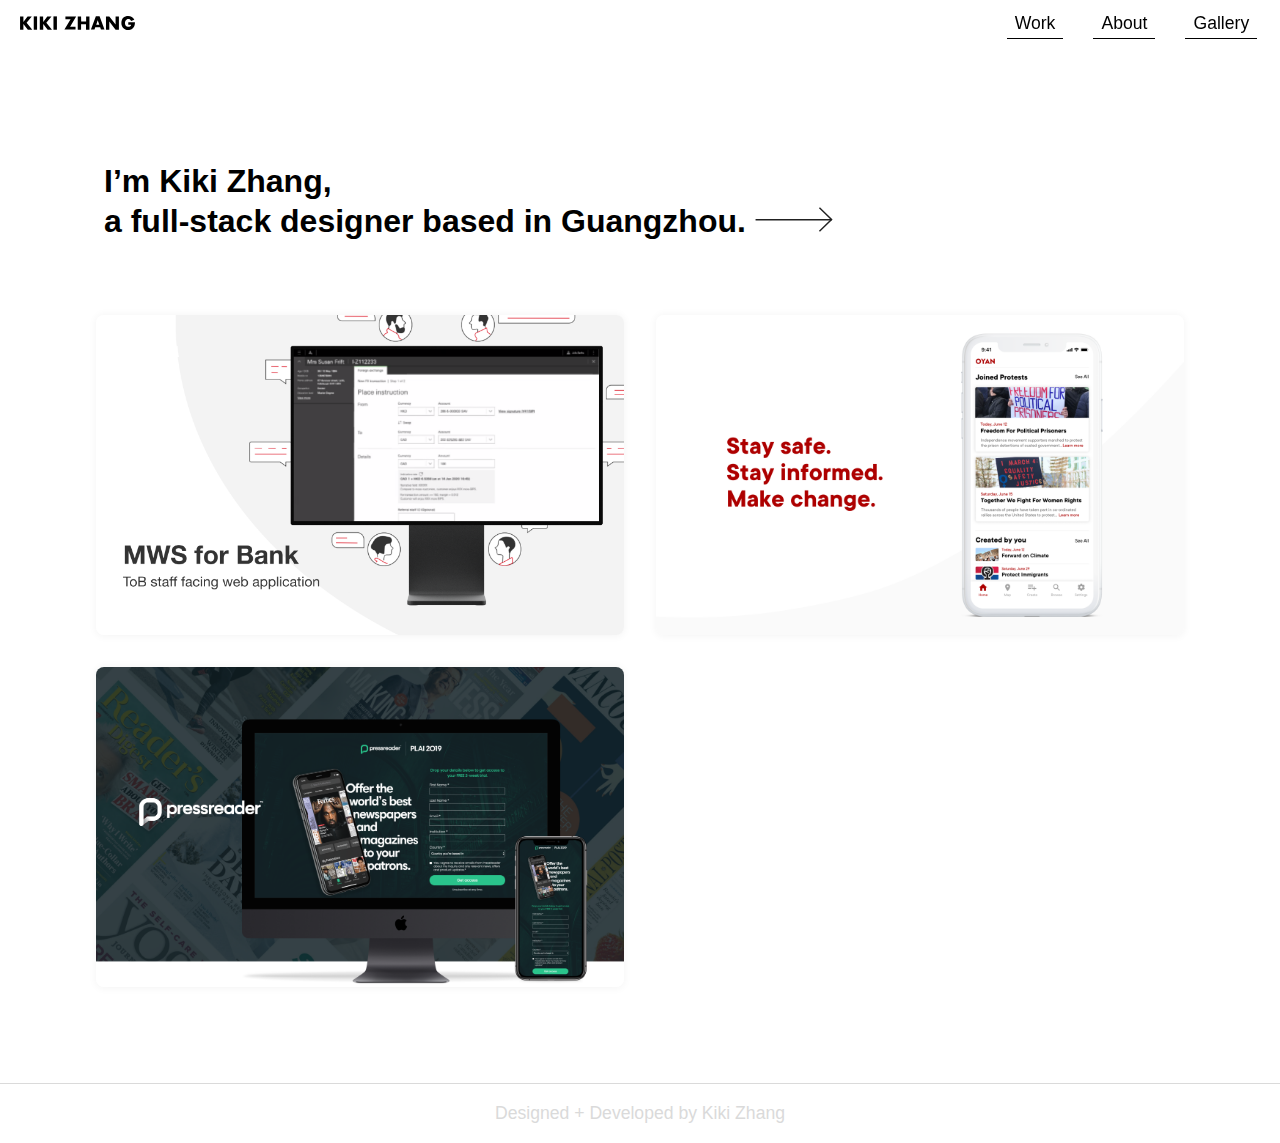
<file: index.html>
<!DOCTYPE html>
<html lang="en">
    <head>
        <meta charset="utf-8">
        <title>Kiki Zhang | Portfolio</title>
        <meta name="viewport" content="width=device-width, initial-scale=1.0">
        <meta name="description" content="UI/UX designer and web developer">
        <meta name="keywords" content="UX, UI, website design, web development, portfolio, Kiki Zhang">
        <meta name="author" content="Kiki Zhang">
        <meta property="og:title" content="Kiki Zhang | Portfolio">
        <meta property="og:description" content="UI/UX designer and web developer">
        <meta property="og:image" content="https://kikizhang.me/img/AboveTheSky.png">
        <link rel="icon" href="img/grad.png">

        <style>
            *,:after,:before{-webkit-box-sizing:border-box;box-sizing:border-box}body{margin:0;padding:0}section{margin:2rem 1rem}a.nav-button{text-decoration:none;font-size:1.1rem;font-weight:400;color:#000000;padding:0.2rem 0.5rem;display: inline-block}a.nav-button:hover{-webkit-transition:color 0.3s;-o-transition:color 0.3s;transition:color 0.3s}a.nav-button:focus{color:#63cdda;border-bottom:transparent 1px solid;-webkit-transition:color 0.3s;-o-transition:color 0.3s;transition:color 0.3s}
        </style>
        
        <link rel="preload" href="css/main.css" as="style" onload="this.onload=null;this.rel='stylesheet'">
		<noscript>
            <link rel="stylesheet" href="css/main.css">
		</noscript>

		<script>
			(function(w){"use strict";if(!w.loadCSS){w.loadCSS=function(){}}var rp=loadCSS.relpreload={};rp.support=(function(){var ret;try{ret=w.document.createElement("link").relList.supports("preload")}catch(e){ret=false}return function(){return ret}})();rp.bindMediaToggle=function(link){var finalMedia=link.media||"all";function enableStylesheet(){link.media=finalMedia}if(link.addEventListener){link.addEventListener("load",enableStylesheet)}else if(link.attachEvent){link.attachEvent("onload",enableStylesheet)}setTimeout(function(){link.rel="stylesheet";link.media="only x"});setTimeout(enableStylesheet,3000)};rp.poly=function(){if(rp.support()){return}var links=w.document.getElementsByTagName("link");for(var i=0;i<links.length;i+=1){var link=links[i];if(link.rel==="preload"&&link.getAttribute("as")==="style"&&!link.getAttribute("data-loadcss")){link.setAttribute("data-loadcss",true);rp.bindMediaToggle(link)}}};if(!rp.support()){rp.poly();var run=w.setInterval(rp.poly,500);if(w.addEventListener){w.addEventListener("load",function(){rp.poly();w.clearInterval(run)})}else if(w.attachEvent){w.attachEvent("onload",function(){rp.poly();w.clearInterval(run)})}}if(typeof exports!=="undefined"){exports.loadCSS=loadCSS}else{w.loadCSS=loadCSS}}(typeof global!=="undefined"?global:this));
        </script>

        <!-- font family -->
        <link href="https://fonts.googleapis.com/css?family=Roboto" rel="stylesheet">
        <link href="https://fonts.googleapis.com/css?family=Hammersmith+One" rel="stylesheet">
    </head>

    <body>
        <div class="header sticky" id="myHeader"><div class="header-content">
            <a href="index.html" id="sticky-logo">
                <img src="img/logo.svg" alt="logo" id="greylogo">
            </a>
            <div class="dropdown">
                <span class="nav-span"><a class="dropbtn nav-button" href="#">Work</a></span>
                <div class="dropdown-content">
                    <a href="mws.html">UI/UX - Web App</a>
                    <a href="oyan.html">UI/UX - Mobile</a>
                    <a href="pressreader.html">Landing Page Redesign</a>
                </div>
            </div>
            <span class="nav-span"><a href="about.html" class="nav-button">About</a></span>
            <span class="nav-span"><a href="gallery.html" class="nav-button">Gallery</a></span>
        </div></div>
        
        <div class="main content">
            <section class="intro">
                <div class="container">
                    <div class="about"><h2>I’m Kiki Zhang, <br>a full-stack designer based in Guangzhou. <a href="about.html" class="arrow-btn"><img src="img/arrow-right.svg" alt="link to about page"></a></h2></div>
                </div>
            </section>
            
            <section class="project">
                
                <div class="container">
                    <div class="flex-project">
                        <a href="mws.html">
                            <div class="cover-container">
                                <img src="img/1-cover.png" alt="cover image for mws" class="image">
                                <div class="overlay">
                                    <div class="text"><h3>Desktop UI/UX Design</h3></div>
                                </div>
                        </div></a>
                    </div>

                    <div class="flex-project">
                        <a href="oyan.html">
                        <div class="cover-container">
                            <img src="img/6-cover.png" alt="cover image for oyan" class="image">
                            <div class="overlay">
                                <div class="text"><h3>Mobile UI/UX Design</h3></div>
                            </div>
                        </div></a>
                    </div>
                    
                </div>

                <div class="container">
                    
                    <div class="flex-project">
                        <a href="pressreader.html">
                            <div class="cover-container">
                                <img src="img/8-cover.png" alt="cover image for pressreader" class="image">
                                <div class="overlay">
                                    <div class="text"><h3>Landing Page Redesign</h3></div>
                                </div>
                        </div></a>
                    </div>

                    <div class="flex-project">
                        <!-- <a href="brilliant.html">
                        <div class="cover-container">
                            <img src="img/1-cover.png" alt="cover image for brilliant solutions" class="image">
                            <div class="overlay">
                                <div class="text"><h3>Visual Design</h3></div>
                            </div>
                        </div></a> -->
                    </div>

                </div>
            
            </section>
        </div>
        
        <footer>
            <p>Designed + Developed by Kiki Zhang</p>
        </footer>
        
        <script src="js/main.js"></script>
        <script src="js/lazysizes.min.js"></script>
    </body>
</html>
</file>
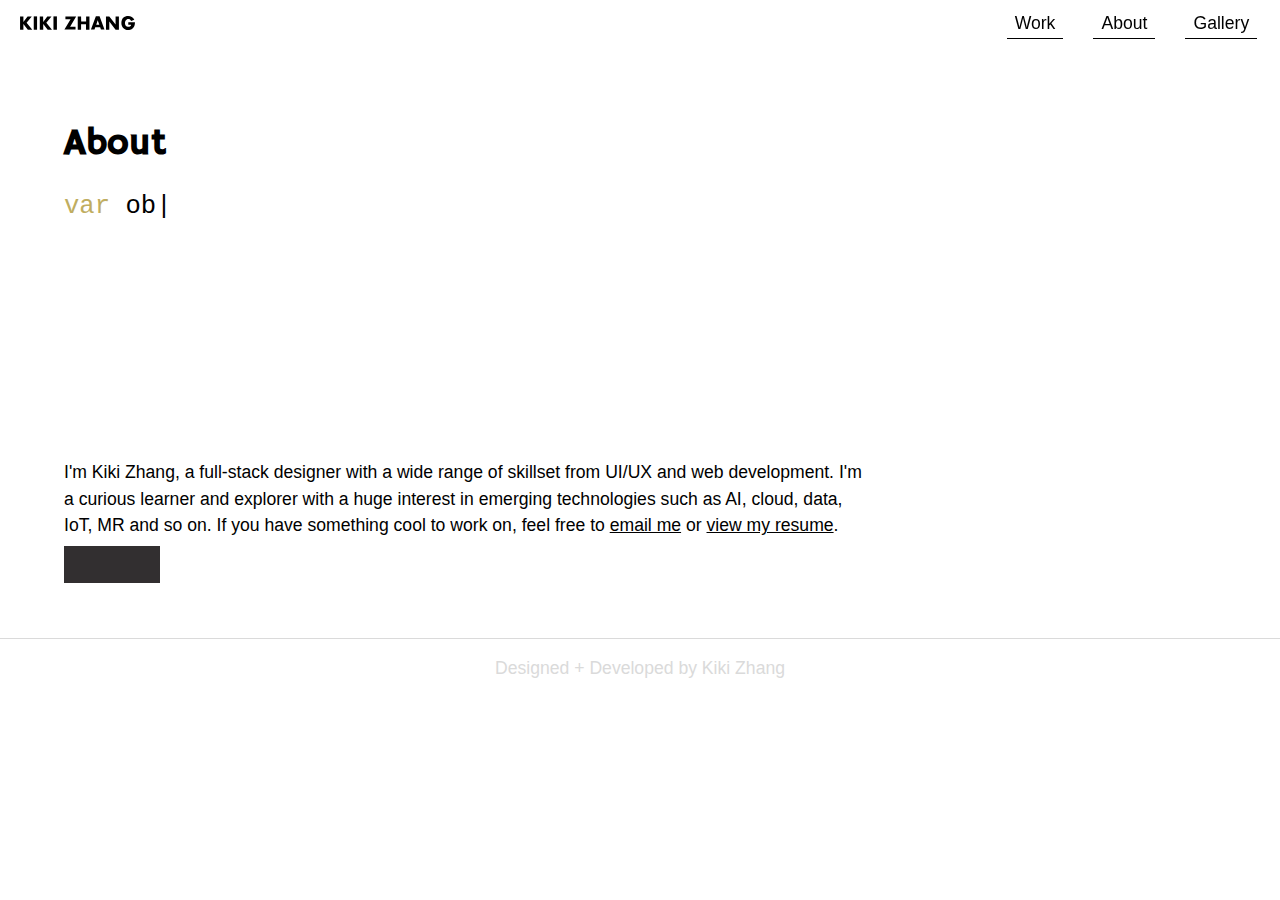
<file: about.html>
<!DOCTYPE html>
<html lang="en">
    <head>
        <meta charset="utf-8">
        <meta name="viewport" content="width=device-width, initial-scale=1.0">
        <title>Kiki Zhang | About</title>
        <link rel="icon" href="img/grad.png">

        <style>
            *,:after,:before{-webkit-box-sizing:border-box;box-sizing:border-box}body{margin:0;padding:0}section{margin:2rem 1rem}a.nav-button{text-decoration:none;font-size:1.1rem;font-weight:400;color:#000000;padding:0.2rem 0.5rem;display: inline-block}a.nav-button:hover{-webkit-transition:color 0.3s;-o-transition:color 0.3s;transition:color 0.3s}a.nav-button:focus{color:#63cdda;border-bottom:transparent 1px solid;-webkit-transition:color 0.3s;-o-transition:color 0.3s;transition:color 0.3s}
        </style>
        
        <link rel="preload" href="css/main.css" as="style" onload="this.onload=null;this.rel='stylesheet'">
		<noscript>
            <link rel="stylesheet" href="css/main.css">
		</noscript>

		<script>
			(function(w){"use strict";if(!w.loadCSS){w.loadCSS=function(){}}var rp=loadCSS.relpreload={};rp.support=(function(){var ret;try{ret=w.document.createElement("link").relList.supports("preload")}catch(e){ret=false}return function(){return ret}})();rp.bindMediaToggle=function(link){var finalMedia=link.media||"all";function enableStylesheet(){link.media=finalMedia}if(link.addEventListener){link.addEventListener("load",enableStylesheet)}else if(link.attachEvent){link.attachEvent("onload",enableStylesheet)}setTimeout(function(){link.rel="stylesheet";link.media="only x"});setTimeout(enableStylesheet,3000)};rp.poly=function(){if(rp.support()){return}var links=w.document.getElementsByTagName("link");for(var i=0;i<links.length;i+=1){var link=links[i];if(link.rel==="preload"&&link.getAttribute("as")==="style"&&!link.getAttribute("data-loadcss")){link.setAttribute("data-loadcss",true);rp.bindMediaToggle(link)}}};if(!rp.support()){rp.poly();var run=w.setInterval(rp.poly,500);if(w.addEventListener){w.addEventListener("load",function(){rp.poly();w.clearInterval(run)})}else if(w.attachEvent){w.attachEvent("onload",function(){rp.poly();w.clearInterval(run)})}}if(typeof exports!=="undefined"){exports.loadCSS=loadCSS}else{w.loadCSS=loadCSS}}(typeof global!=="undefined"?global:this));
        </script>

        <!-- font family -->
        <link href="https://fonts.googleapis.com/css?family=Roboto" rel="stylesheet">
        <link href="https://fonts.googleapis.com/css?family=Hammersmith+One" rel="stylesheet">
        <link rel="stylesheet" href="https://use.fontawesome.com/releases/v5.7.2/css/all.css" integrity="sha384-fnmOCqbTlWIlj8LyTjo7mOUStjsKC4pOpQbqyi7RrhN7udi9RwhKkMHpvLbHG9Sr" crossorigin="anonymous">
    </head>

    <body>
        <div class="page">
        <div class="header sticky" id="myHeader"><div class="header-content">
            <a href="index.html" id="sticky-logo"><img src="img/logo.svg" alt="logo" id="greylogo"></a>
            <div class="dropdown">
                <span class="nav-span"><a class="dropbtn nav-button" href="index.html">Work</a></span>
                <div class="dropdown-content">
                    <a href="mws.html">UI/UX - Web App</a>
                    <a href="oyan.html">UI/UX - Mobile</a>
                    <a href="pressreader.html">Landing Page Redesign</a>
                </div>
            </div>
            <span class="nav-span"><a href="#" class="nav-button">About</a></span>
            <span class="nav-span"><a href="gallery.html" class="nav-button">Gallery</a></span>
        </div></div>
        
        
        <div class="main content">
            
            <h1 class="title" style="margin-top: 1.2rem">About</h1>
            <div>
            <pre id="typewriter">
<span class="var-highlight">var</span> object = {
    name: <span class="string-highlight">'Kiki'</span>,
    type: <span class="string-highlight">'Designer + Developer'</span>,
    location: <span class="string-highlight">'Guangzhou'</span>,
    properties:[<span class="string-highlight">'UI/UX'</span>,
                <span class="string-highlight">'Programming'</span>,
                <span class="string-highlight">'Photography'</span>];
}; </pre>
<svg class="animated-svg" xmlns="http://www.w3.org/2000/svg" viewBox="0 0 317.51 488.27"><defs><style>.cls-1{fill:none;stroke:#000;stroke-miterlimit:10;stroke-width:2px;}</style></defs><title>Asset 2</title><g id="Layer_2" data-name="Layer 2"><g id="Layer_3" data-name="Layer 3"><path class="cls-1 path" d="M266.4,139S86.61,116.74,40.93,136C40.93,136,117.51,19,174.37,29s95.55,42.37,96.81,107.37c0,0-36.48,74.77-60.1,80s-26.5-21.08-78.75-21.09-87.79-2.92-103.89,13.82.76-52.33,17.64-69c0,0-9-42.54,12.38-70.33S133.81,15.21,173.71,14.1,198.9.76,181.33,1s-19.94,13.68-1.84,15.34S292.42,5.8,277.62,137.56c0,0-5.64,88.73-10.29,95.73,0,0-4.91-33.79-.23-39.91s2.84-8.56,11.42-8.22,25.08,17.8,22.58,27.09-6.73,47-19.17,52-19.33-1.51-19.33-1.51S251,313,240.08,327s-44.81,64.54-87.14,66.41S88,357,81.58,346.5s-16.5-48-22-61S52.66,214,52.66,214l-11.32-8,1.59,11.73S22.21,451.35,2.16,472L79,479.49l35.5-32.5s15-56.35-5.68-74.28L278.08,160s73.68,193.38,17,323.63l-76.61,3.59s3.88-77.82-11.89-91.14"/></g></g></svg>
    
            <div class="p-about"><p>I'm Kiki Zhang, a full-stack designer with a wide range of skillset from UI/UX and web development. I'm a curious learner and explorer with a huge interest in emerging technologies such as AI, cloud, data, IoT, MR and so on. If you have something cool to work on, feel free to <a href="mailto:kikizhangqi@outlook.com" class="intext-link">email me</a> or <a href="KikiZhang_Resume.pdf" target="_blank" class="intext-link">view my resume</a>.</div>
            <!-- I have experience in <a href="oyan.html" class="intext-link">mobile app design</a> and <a href="chairco.html" class="intext-link">website design</a>. My areas of interest are design and technology and I want to pursue a career in UI/UX design or web development. I love <a href="gallery.html" class="intext-link">exploring</a> and I believe one's abilities are infinite.</p><a href="QiZhang_Resume.pdf" target="_blank" class="link-button-dark">Résumé</a></div> -->
                        
            <div class="footer-social-icons">
                <ul class="social-icons">
                    <li><a href="https://www.linkedin.com/in/qi-zhang-design/" target="_blank" class="social-icon"> <i class="fab fa-linkedin-in"></i></a></li>
                    <li><a href="http://www.instagram.com/psychotographer" target="_blank" class="social-icon"> <i class="fab fa-instagram"></i></a></li>
                    <li><a href="https://dribbble.com/kikizhangqi" target="_blank" class="social-icon"> <i class="fab fa-dribbble"></i></a></li>
                    <li><a href="https://github.com/kikikkkkz" target="_blank" class="social-icon"> <i class="fab fa-github"></i></a></li>
                    <!-- <li><a href="https://www.behance.net/kikizhangq08d7" target="_blank" class="social-icon"> <i class="fab fa-behance"></i></a></li> -->
                </ul>
            </div>
        </div>
    </div>
        
        <footer>
            <p>Designed + Developed by Kiki Zhang</p>
        </footer>
        
        
        <script>
            function setupTypewriter(t) {
                var HTML = t.innerHTML;

                t.innerHTML = "";

                var cursorPosition = 0,
                    tag = "",
                    writingTag = false,
                    tagOpen = false,
                    typeSpeed = 100,
                tempTypeSpeed = 0;

                var type = function() {
                
                    if (writingTag === true) {
                        tag += HTML[cursorPosition];
                    }

                    if (HTML[cursorPosition] === "<") {
                        tempTypeSpeed = 0;
                        if (tagOpen) {
                            tagOpen = false;
                            writingTag = true;
                        } else {
                            tag = "";
                            tagOpen = true;
                            writingTag = true;
                            tag += HTML[cursorPosition];
                        }
                    }
                    if (!writingTag && tagOpen) {
                        tag.innerHTML += HTML[cursorPosition];
                    }
                    if (!writingTag && !tagOpen) {
                        if (HTML[cursorPosition] === " ") {
                            tempTypeSpeed = 0;
                        }
                        else {
                            tempTypeSpeed = (Math.random() * typeSpeed) + 50;
                        }
                        t.innerHTML += HTML[cursorPosition];
                    }
                    if (writingTag === true && HTML[cursorPosition] === ">") {
                        tempTypeSpeed = (Math.random() * typeSpeed) + 50;
                        writingTag = false;
                        if (tagOpen) {
                            var newSpan = document.createElement("span");
                            t.appendChild(newSpan);
                            newSpan.innerHTML = tag;
                            tag = newSpan.firstChild;
                        }
                    }

                    cursorPosition += 1;
                    if (cursorPosition < HTML.length - 1) {
                        setTimeout(type, tempTypeSpeed);
                    }

                };

                return {
                    type: type
                };
            }

            var typer = document.getElementById('typewriter');

            typewriter = setupTypewriter(typewriter);

            typewriter.type();
        </script>

        <script src="js/main.js"></script>
        
        <script src="js/lazysizes.min.js"></script>
    </body>
</html>
</file>
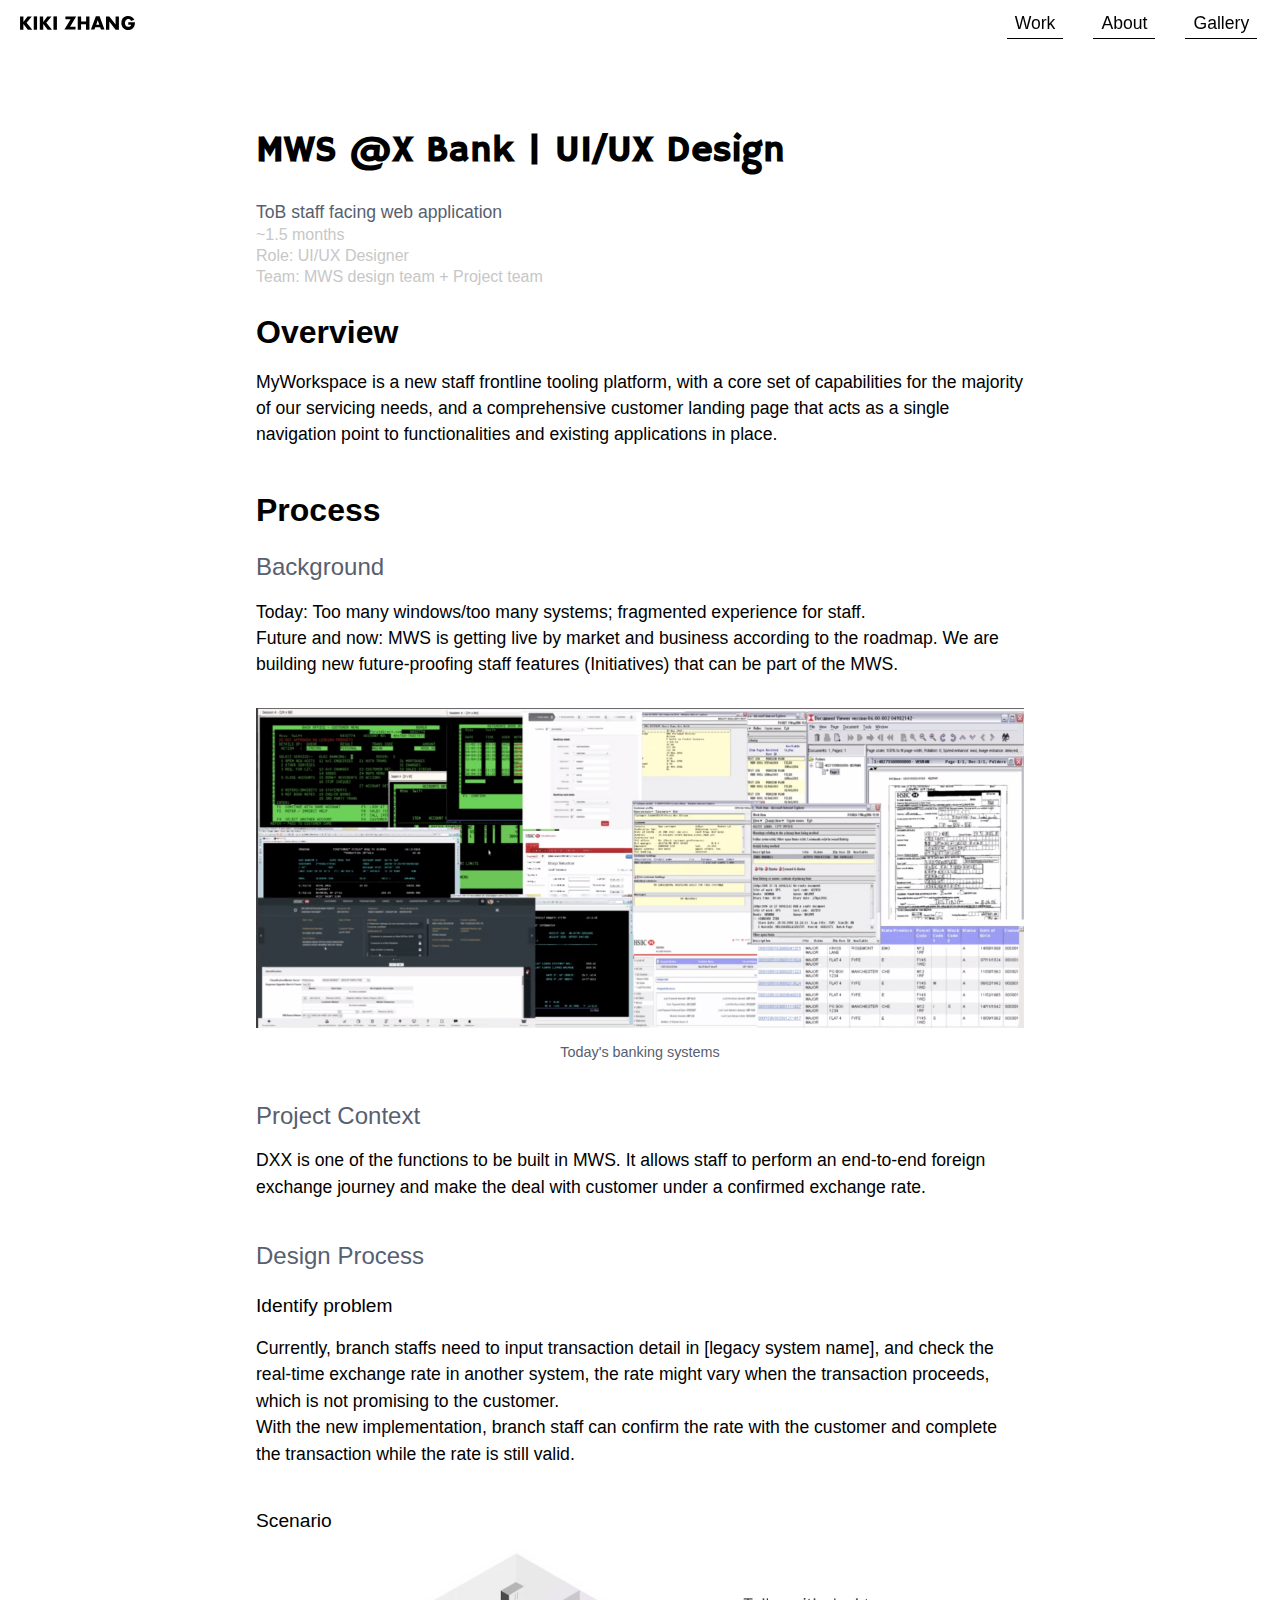
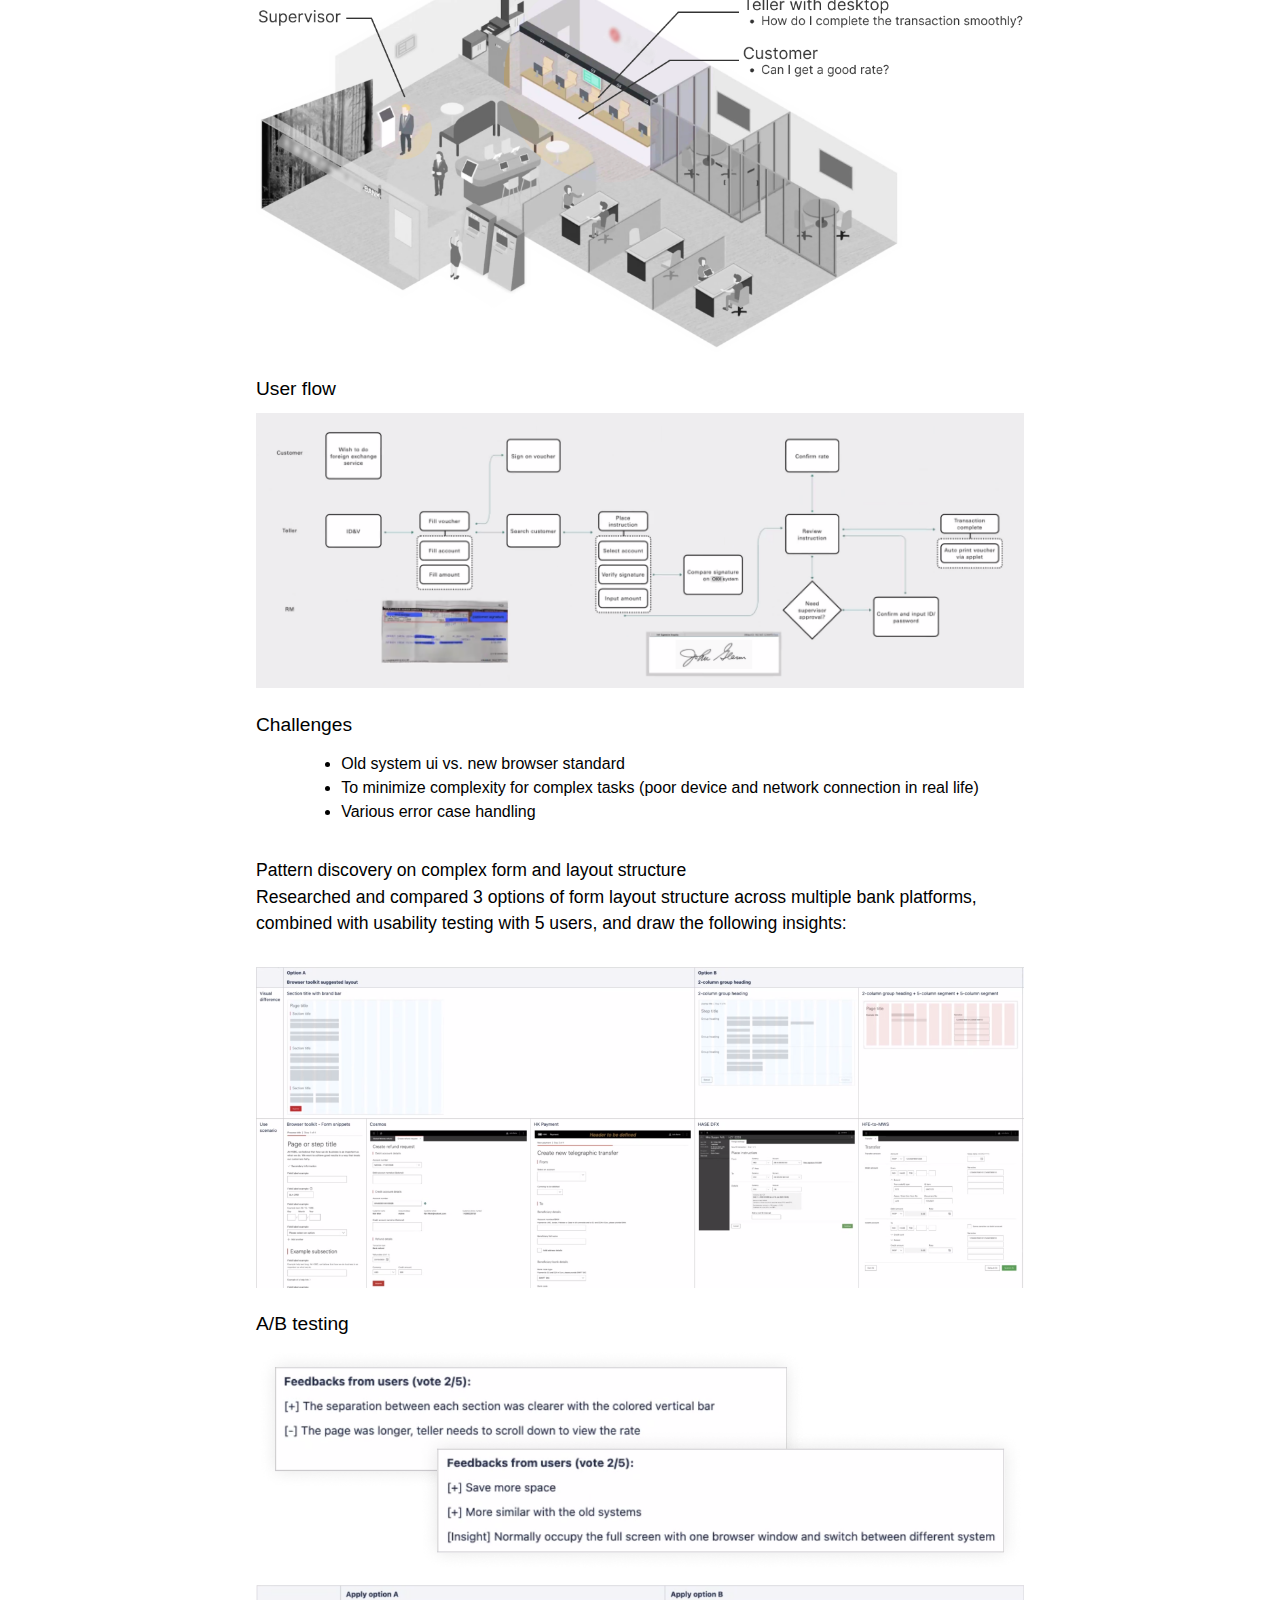
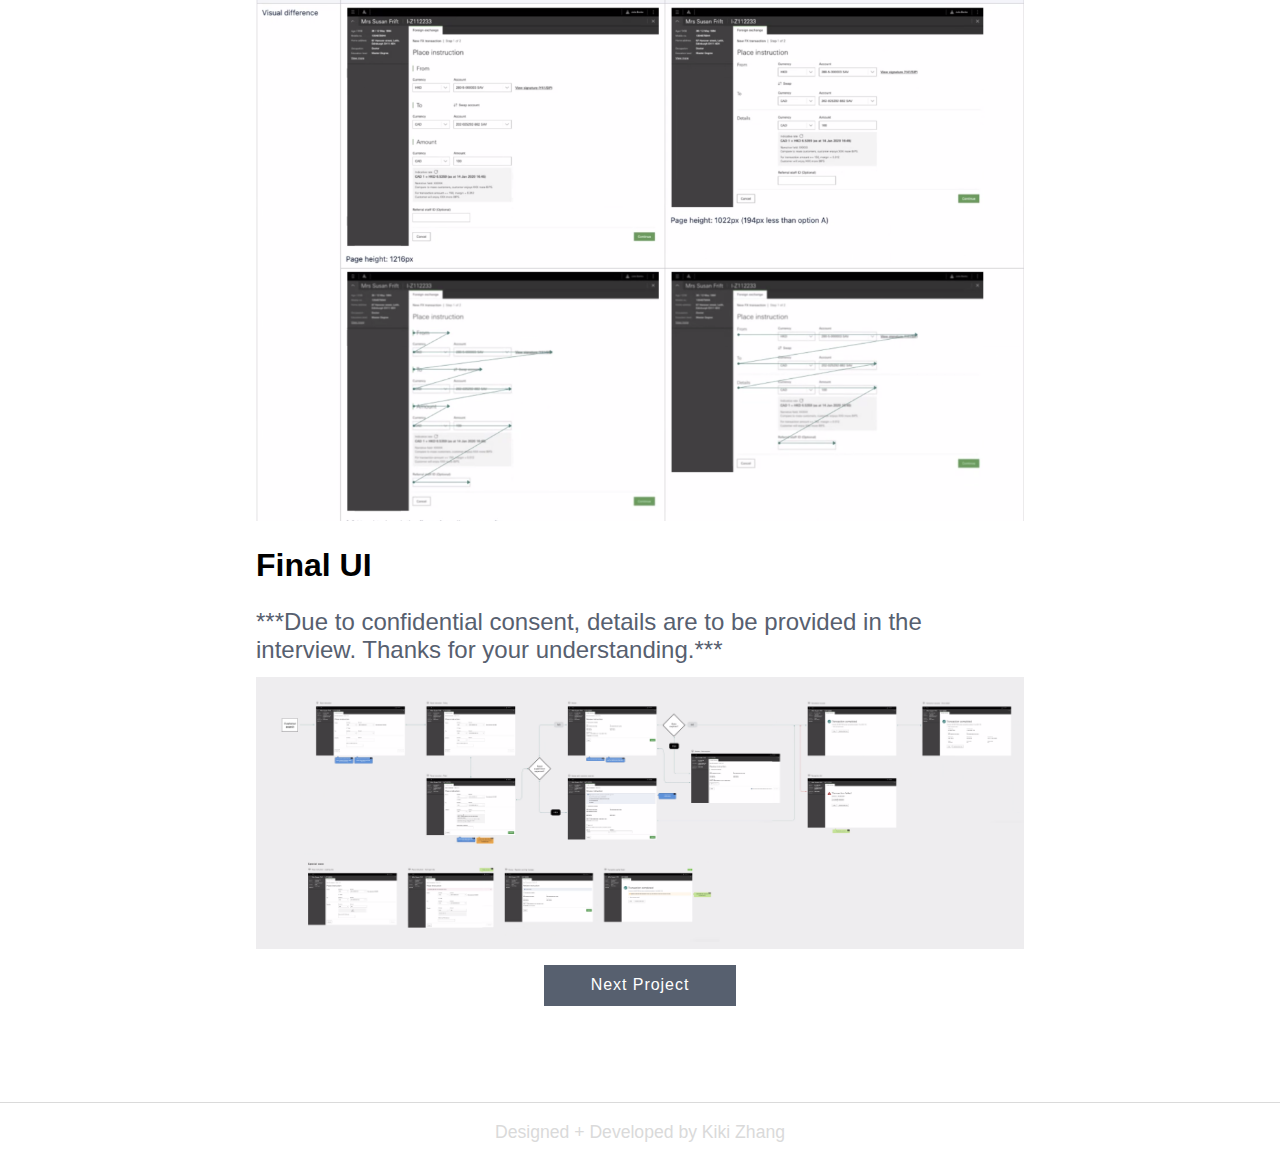
<file: mws.html>
<!DOCTYPE html>
<html lang="en">
    <head>
        <meta charset="utf-8">
        <meta name="viewport" content="width=device-width, initial-scale=1.0">
        <title>Kiki Zhang | MWS</title>
        <link rel="icon" href="img/grad.png">

        <style>
            *,:after,:before{-webkit-box-sizing:border-box;box-sizing:border-box}body{margin:0;padding:0}section{margin:2rem 1rem}a.nav-button{text-decoration:none;font-size:1.1rem;font-weight:400;color:#000000;padding:0.2rem 0.5rem;display: inline-block}a.nav-button:hover{-webkit-transition:color 0.3s;-o-transition:color 0.3s;transition:color 0.3s}a.nav-button:focus{color:#63cdda;border-bottom:transparent 1px solid;-webkit-transition:color 0.3s;-o-transition:color 0.3s;transition:color 0.3s}
        </style>
        
        <link rel="preload" href="css/main.css" as="style" onload="this.onload=null;this.rel='stylesheet'">
		<noscript>
            <link rel="stylesheet" href="css/main.css">
		</noscript>

		<script>
			(function(w){"use strict";if(!w.loadCSS){w.loadCSS=function(){}}var rp=loadCSS.relpreload={};rp.support=(function(){var ret;try{ret=w.document.createElement("link").relList.supports("preload")}catch(e){ret=false}return function(){return ret}})();rp.bindMediaToggle=function(link){var finalMedia=link.media||"all";function enableStylesheet(){link.media=finalMedia}if(link.addEventListener){link.addEventListener("load",enableStylesheet)}else if(link.attachEvent){link.attachEvent("onload",enableStylesheet)}setTimeout(function(){link.rel="stylesheet";link.media="only x"});setTimeout(enableStylesheet,3000)};rp.poly=function(){if(rp.support()){return}var links=w.document.getElementsByTagName("link");for(var i=0;i<links.length;i+=1){var link=links[i];if(link.rel==="preload"&&link.getAttribute("as")==="style"&&!link.getAttribute("data-loadcss")){link.setAttribute("data-loadcss",true);rp.bindMediaToggle(link)}}};if(!rp.support()){rp.poly();var run=w.setInterval(rp.poly,500);if(w.addEventListener){w.addEventListener("load",function(){rp.poly();w.clearInterval(run)})}else if(w.attachEvent){w.attachEvent("onload",function(){rp.poly();w.clearInterval(run)})}}if(typeof exports!=="undefined"){exports.loadCSS=loadCSS}else{w.loadCSS=loadCSS}}(typeof global!=="undefined"?global:this));
        </script>

        <!-- font family -->
        <link href="https://fonts.googleapis.com/css?family=Roboto" rel="stylesheet">
        <link href="https://fonts.googleapis.com/css?family=Hammersmith+One" rel="stylesheet">
    </head>

    <body>
        <div class="header sticky" id="myHeader"><div class="header-content">
            <a href="index.html" id="sticky-logo"><img src="img/logo.svg" alt="logo" id="greylogo"></a>
            <div class="dropdown">
                <span class="nav-span"><a class="dropbtn nav-button" href="index.html">Work</a></span>
                <div class="dropdown-content">
                    <a href="#" class="work-active">UI/UX - Web App</a>
                    <a href="oyan.html">UI/UX - Mobile</a>
                    <a href="pressreader.html">Landing Page Redesign</a>
                </div>
            </div>
            <span class="nav-span"><a href="about.html" class="nav-button">About</a></span>
            <span class="nav-span"><a href="gallery.html" class="nav-button">Gallery</a></span>
        </div></div>

        <div class="project-container">
            <div class="grid-box">
                <h1 class="title">MWS @X Bank | UI/UX Design</h1>
                <div class="title subtitle">ToB staff facing web application</div>
                <div class="title subsubtitle">~1.5 months</div>
                <div class="title subsubtitle">Role: UI/UX Designer</div>
                <div class="title subsubtitle">Team: MWS design team + Project team</div>
            </div>

            <div class="grid-box">
                <h2 class="p-title">Overview</h2>
                <p>MyWorkspace is a new staff frontline tooling platform, with a core set of capabilities for the majority of our servicing needs, and a comprehensive customer landing page that acts as a single navigation point to functionalities and existing applications in place.</p>
            </div>

            <div class="grid-box">
                <h2 class="p-title">Process</h2>
                
                <div class="grid-box">
                    <h3 class="p-title">Background</h3>
                    <p>Today: Too many windows/too many systems; fragmented experience for staff.<br>
                    Future and now: MWS is getting live by market and business according to the roadmap. We are building new future-proofing staff features (Initiatives) that can be part of the MWS.</p>
                    <!-- <p>Project intakes are based upon requirements. Designers are assigned to specific journeys/functions to be used by the target users in the scaled market. I was involved in several projects ranging from foreign exchange, account opening, customer alert, etc., which were delivered in mainland China, Hong Kong, and GBA markets.</p> -->
                    <img src="img/1-a.png" class="project-img" alt="user interface">
                    <p class="img-caption">Today's banking systems</p>
                </div>
                
                <div class="grid-box">
                    <h3 class="p-title">Project Context</h3>
                    <p>DXX is one of the functions to be built in MWS. It allows staff to perform an end-to-end foreign exchange journey and make the deal with customer under a confirmed exchange rate.</p>
                </div>

                <div class="grid-box">
                    <h3 class="p-title">Design Process</h3>
                    <h4 class="p-title">Identify problem</h4>
                    <p>Currently, branch staffs need to input transaction detail in [legacy system name], and check the real-time exchange rate in another system, the rate might vary when the transaction proceeds, which is not promising to the customer.
                        <br>With the new implementation, branch staff can confirm the rate with the customer and complete the transaction while the rate is still valid.</p>
                    
                    <h4 class="p-title">Scenario</h4>
                    <img src="img/1-b.png" class="project-img" alt="user interface">

                    <h4 class="p-title">User flow</h4>
                    <img src="img/1-c.png" class="project-img" alt="user interface">

                    <h4 class="p-title">Challenges</h4>
                    <ul class="p-list">
                        <li>Old system ui vs. new browser standard</li>
                        <li>To minimize complexity for complex tasks (poor device and network connection in real life)</li>
                        <li>Various error case handling</li>
                    </ul>

                    <p><b>Pattern discovery on complex form and layout structure</b>
                        <br>Researched and compared 3 options of form layout structure across multiple bank platforms, combined with usability testing with 5 users, and draw the following insights:
                    </p>
                    <img src="img/1-e.png" class="project-img" alt="user interface">

                    <h4 class="p-title">A/B testing</h4>
                    <img src="img/1-d.png" class="project-img" alt="user interface">
                    <img src="img/1-f.png" class="project-img" alt="user interface">
                </div>
            </div>
            
            <div class="grid-box">
                <h2 class="p-title">Final UI</h2>
                <h3 class="p-title">***Due to confidential consent, details are to be provided in the interview. Thanks for your understanding.***</h3>
                <img src="img/1-g.png" class="project-img" alt="user interface">
            </div>

            <div class="grid-box">
                <a href="oyan.html" class="link-button-dark" onmouseover="this.innerHTML='Oyan';" onmouseout="this.innerHTML='Next Project';">Next Project</a>
            </div>
        </div>

        <footer>
            <p>Designed + Developed by Kiki Zhang</p>
        </footer>
        
        <script src="js/main.js"></script>

        <script src="js/lazysizes.min.js"></script>

    </body>
</html>
</file>
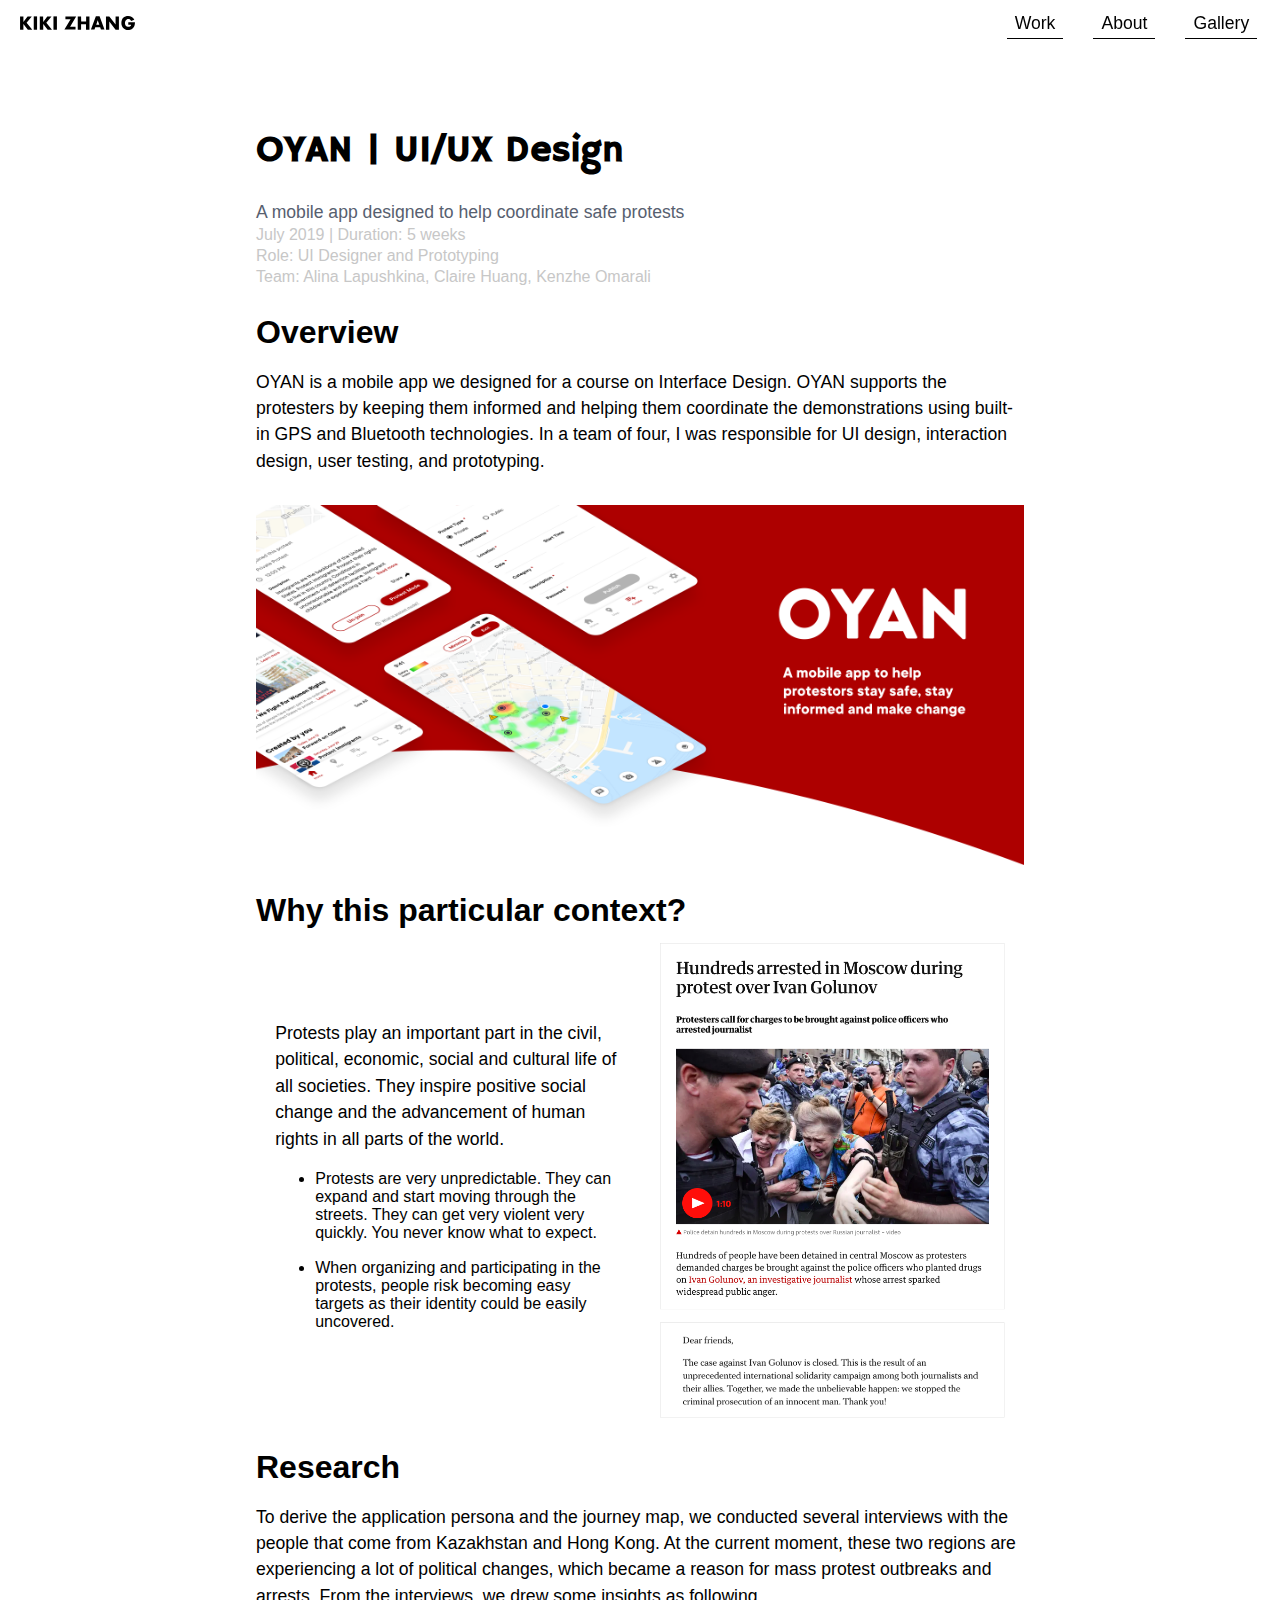
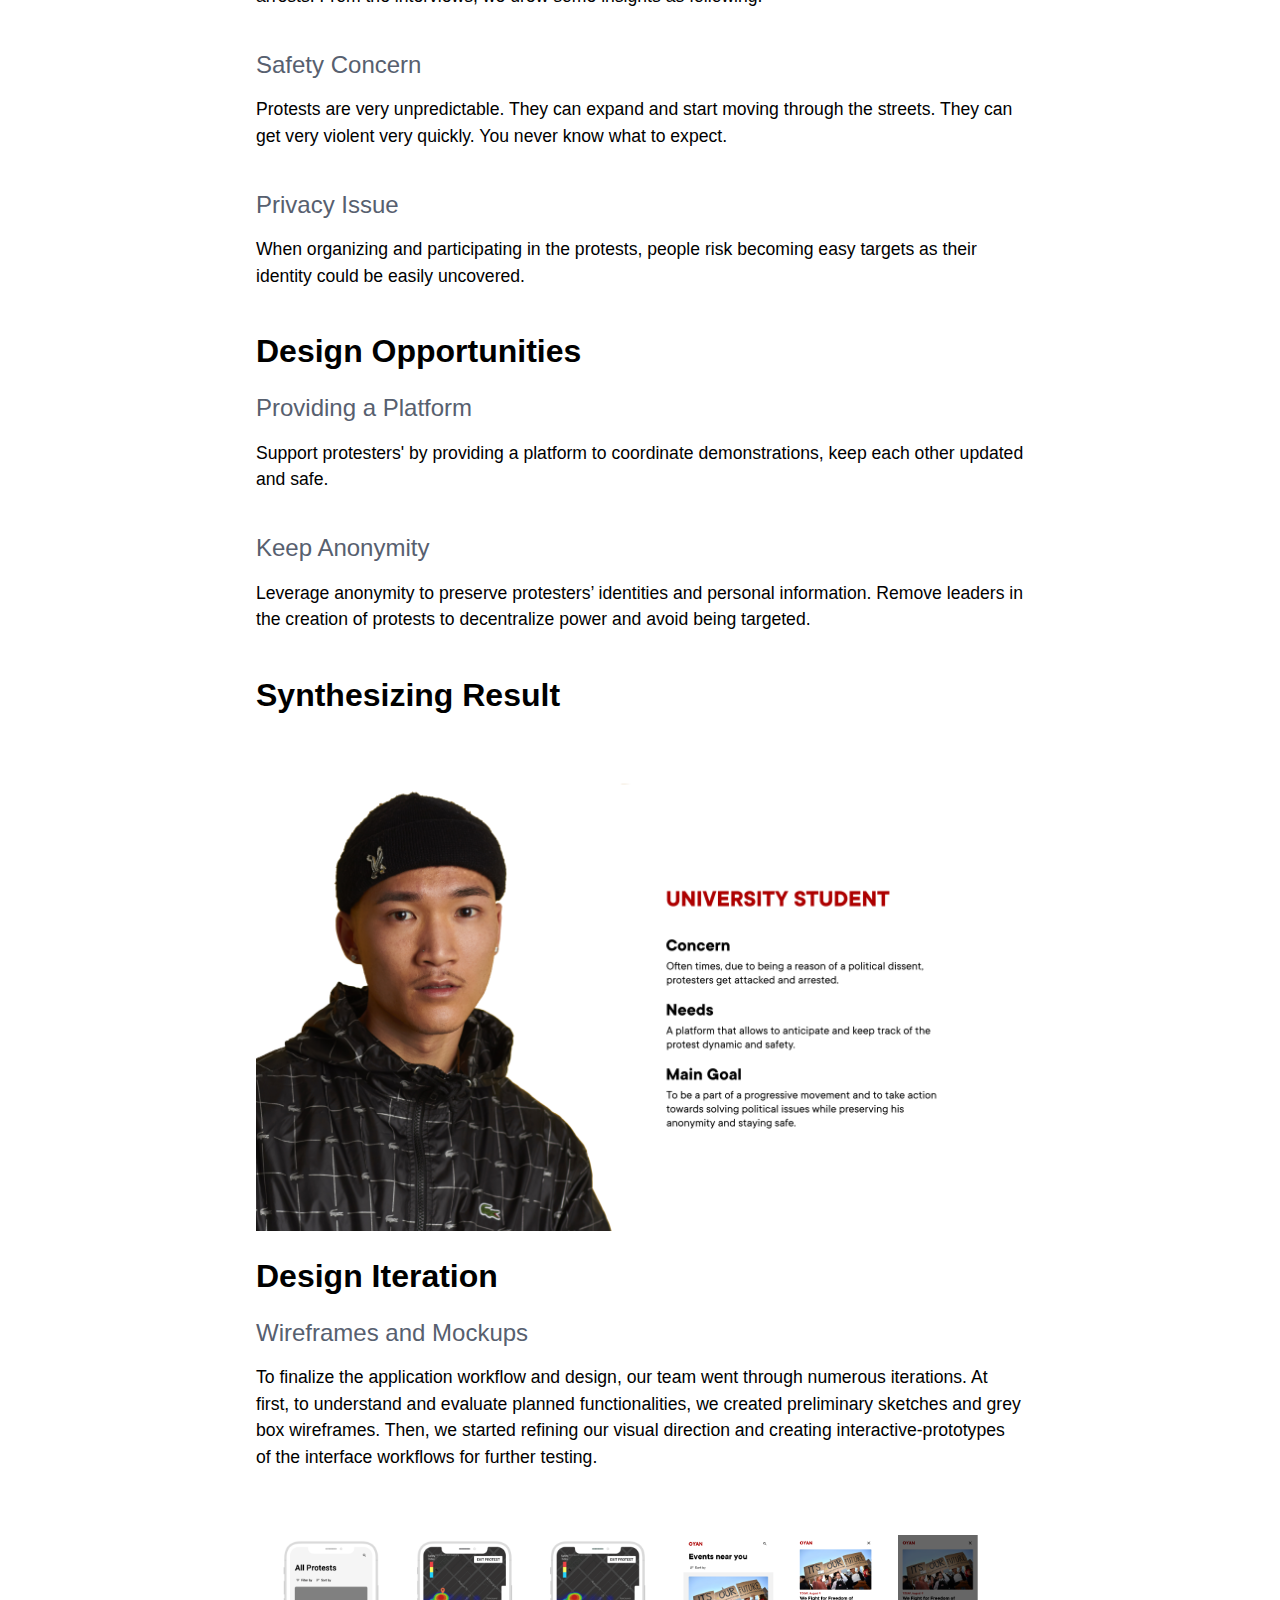
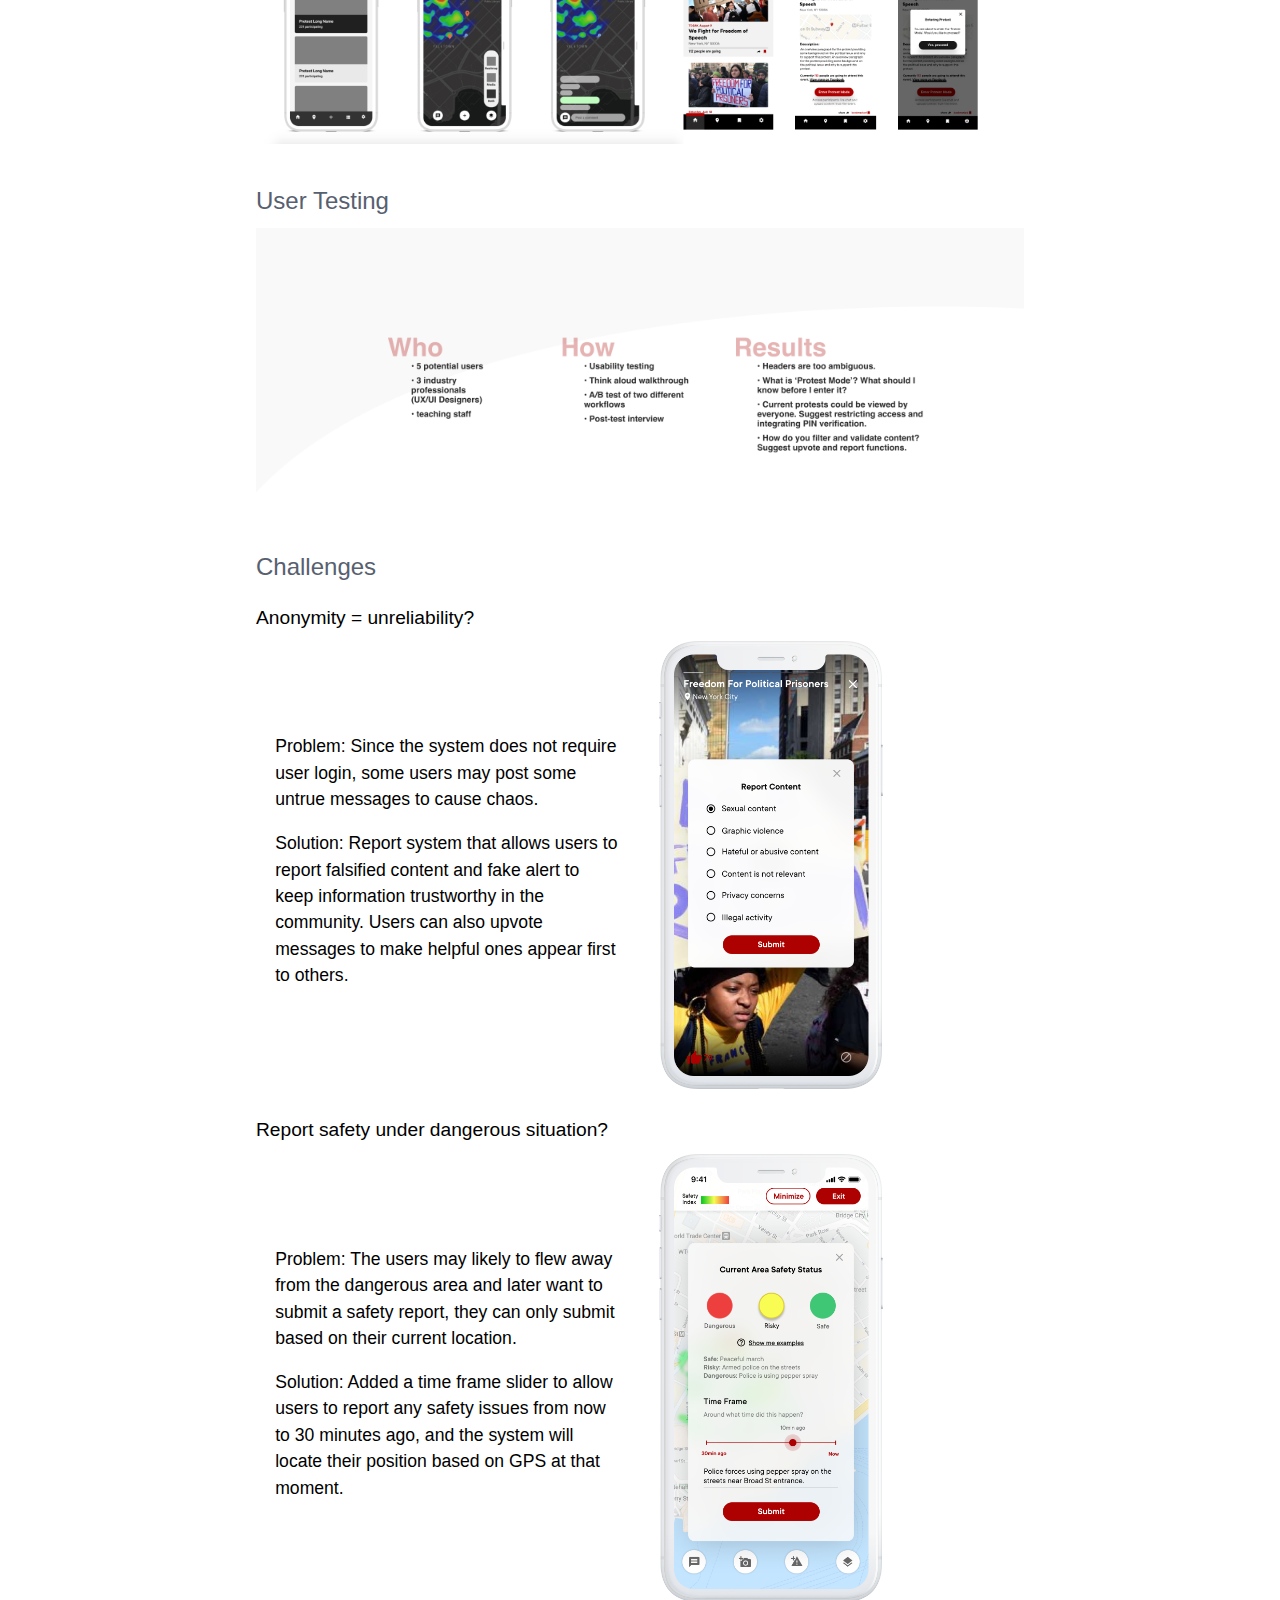
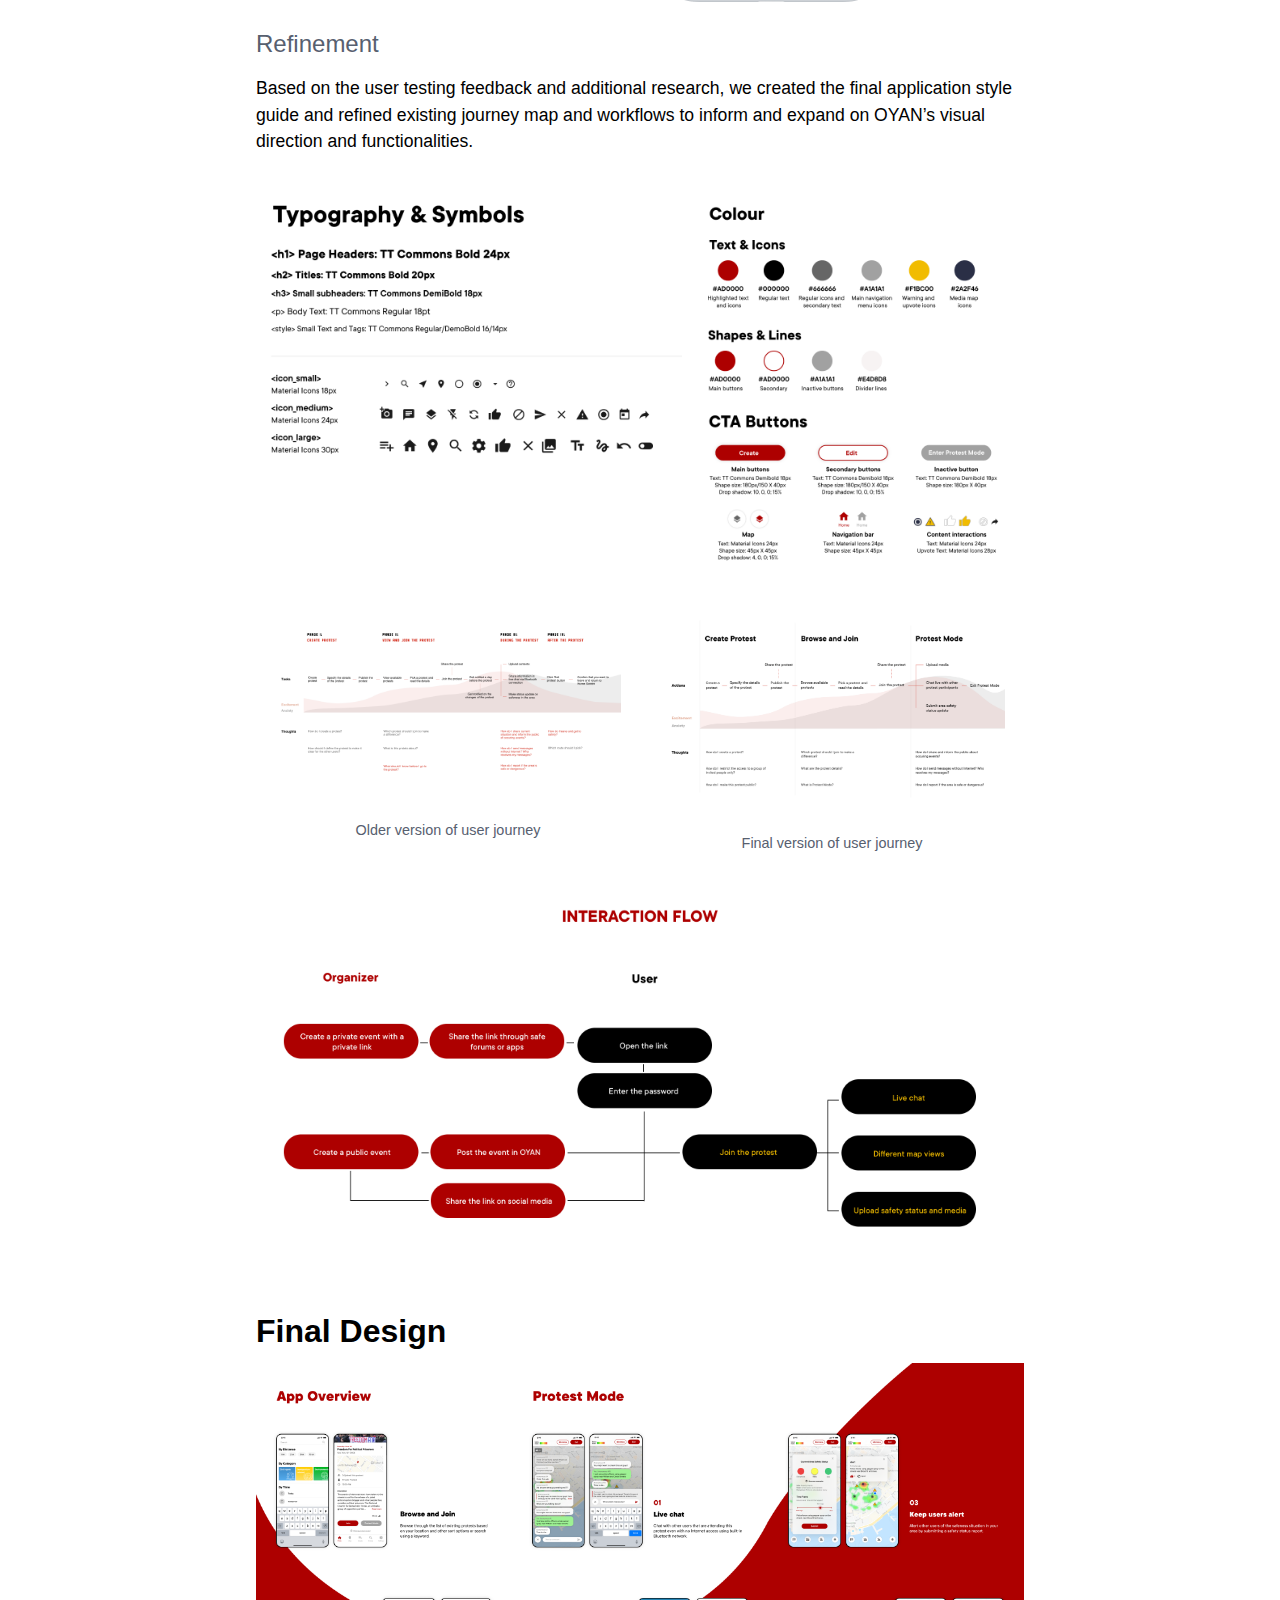
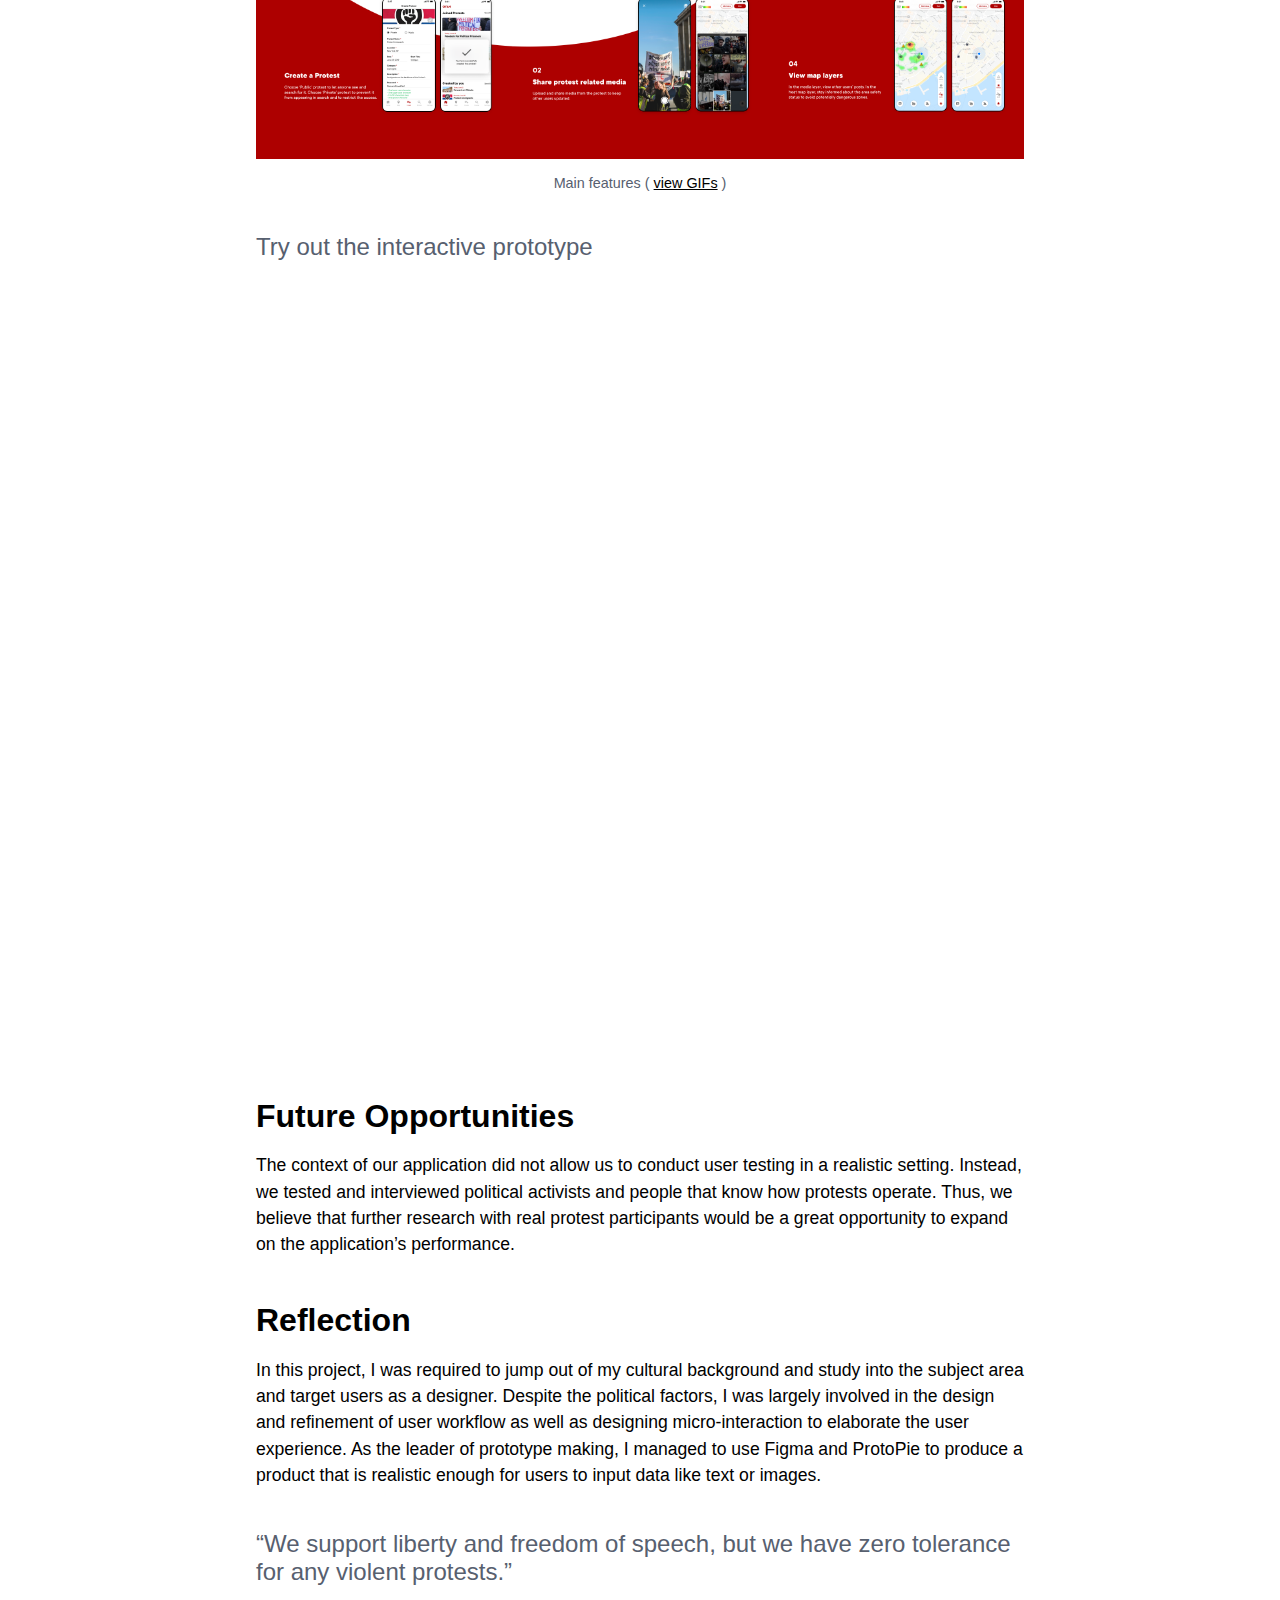
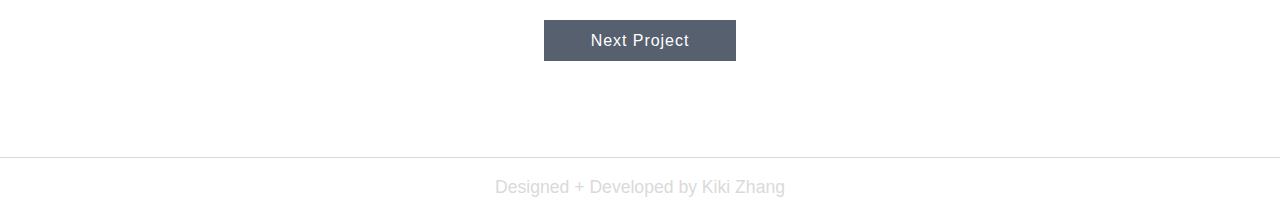
<file: oyan.html>
<!DOCTYPE html>
<html lang="en">
    <head>
        <meta charset="utf-8">
        <meta name="viewport" content="width=device-width, initial-scale=1.0">
        <title>Kiki Zhang | OYAN</title>
        <link rel="icon" href="img/grad.png">

        <style>
            *,:after,:before{-webkit-box-sizing:border-box;box-sizing:border-box}body{margin:0;padding:0}section{margin:2rem 1rem}a.nav-button{text-decoration:none;font-size:1.1rem;font-weight:400;color:#000000;padding:0.2rem 0.5rem;display: inline-block}a.nav-button:hover{-webkit-transition:color 0.3s;-o-transition:color 0.3s;transition:color 0.3s}a.nav-button:focus{color:#63cdda;border-bottom:transparent 1px solid;-webkit-transition:color 0.3s;-o-transition:color 0.3s;transition:color 0.3s}
        </style>
        
        <link rel="preload" href="css/main.css" as="style" onload="this.onload=null;this.rel='stylesheet'">
		<noscript>
            <link rel="stylesheet" href="css/main.css">
		</noscript>

        <script src="https://ajax.googleapis.com/ajax/libs/jquery/3.4.1/jquery.min.js"></script>
        <!-- <script src="js/js.js"></script> -->

		<script>
			(function(w){"use strict";if(!w.loadCSS){w.loadCSS=function(){}}var rp=loadCSS.relpreload={};rp.support=(function(){var ret;try{ret=w.document.createElement("link").relList.supports("preload")}catch(e){ret=false}return function(){return ret}})();rp.bindMediaToggle=function(link){var finalMedia=link.media||"all";function enableStylesheet(){link.media=finalMedia}if(link.addEventListener){link.addEventListener("load",enableStylesheet)}else if(link.attachEvent){link.attachEvent("onload",enableStylesheet)}setTimeout(function(){link.rel="stylesheet";link.media="only x"});setTimeout(enableStylesheet,3000)};rp.poly=function(){if(rp.support()){return}var links=w.document.getElementsByTagName("link");for(var i=0;i<links.length;i+=1){var link=links[i];if(link.rel==="preload"&&link.getAttribute("as")==="style"&&!link.getAttribute("data-loadcss")){link.setAttribute("data-loadcss",true);rp.bindMediaToggle(link)}}};if(!rp.support()){rp.poly();var run=w.setInterval(rp.poly,500);if(w.addEventListener){w.addEventListener("load",function(){rp.poly();w.clearInterval(run)})}else if(w.attachEvent){w.attachEvent("onload",function(){rp.poly();w.clearInterval(run)})}}if(typeof exports!=="undefined"){exports.loadCSS=loadCSS}else{w.loadCSS=loadCSS}}(typeof global!=="undefined"?global:this));
        </script>

        <!-- font family -->
        <link href="https://fonts.googleapis.com/css?family=Roboto" rel="stylesheet">
        <link href="https://fonts.googleapis.com/css?family=Hammersmith+One" rel="stylesheet">
    </head>

    <!-- <body onload="passWord();"> -->
    <body>
        <div class="header sticky" id="myHeader"><div class="header-content">
            <a href="index.html" id="sticky-logo"><img src="img/logo.svg" alt="logo" id="greylogo"></a>
            <div class="dropdown">
                <span class="nav-span"><a class="dropbtn nav-button" href="index.html">Work</a></span>
                <div class="dropdown-content">
                    <a href="mws.html">UI/UX - Web App</a>
                    <a href="#" class="work-active">UI/UX - Mobile</a>
                    <a href="pressreader.html">Landing Page Redesign</a>
                </div>
            </div>
            <span class="nav-span"><a href="about.html" class="nav-button">About</a></span>
            <span class="nav-span"><a href="gallery.html" class="nav-button">Gallery</a></span>
        </div></div>

        <div class="project-container">
            <!-- <div class="blur-filter"> -->
            <div class="grid-box">
                <h1 class="title">OYAN | UI/UX Design</h1>
                <div class="title subtitle">A mobile app designed to help coordinate safe protests</div>
                <div class="title subsubtitle">July 2019 | Duration: 5 weeks</div>
                <div class="title subsubtitle">Role: UI Designer and Prototyping</div>
                <div class="title subsubtitle">Team: Alina Lapushkina, Claire Huang, Kenzhe Omarali</div>
            </div>

            <div class="grid-box">
                <h2 class="p-title">Overview</h2>
                <p>OYAN is a mobile app we designed for a course on Interface Design. OYAN supports the protesters by keeping them informed and helping them coordinate the demonstrations using built-in GPS and Bluetooth technologies. In a team of four, I was responsible for UI design, interaction design, user testing, and prototyping.</p>
                <img src="img/6-ui.png" class="project-img" alt="UIs">
            </div>

            <div class="grid-box">
                <h2 class="p-title">Why this particular context?</h2>
                <div class="sub-grid-box">
                    <p>Protests play an important part in the civil, political, economic, social and cultural life of all societies. They inspire positive social change and the advancement of human rights in all parts of the world.</p>

                    <ul>
                    <p><li>Protests are very unpredictable. They can expand and start moving through the streets. They can get very violent very quickly. You never know what to expect.
                    </li></p>
                    <p><li>When organizing and participating in the protests, people risk becoming easy targets as their identity could be easily uncovered.</li></p>
                
                </ul></div>
                <div class="sub-grid-box">
                    <img src="img/6-why.png" class="project-img" alt="news">
                </div>
            </div>

            <div class="grid-box">
                <h2 class="p-title">Research</h2>
                <p>To derive the application persona and the journey map, we conducted several interviews with the people that come from Kazakhstan and Hong Kong. At the current moment, these two regions are experiencing a lot of political changes, which became a reason for mass protest outbreaks and arrests. From the interviews, we drew some insights as following.</p>

                <h3 class="p-title">Safety Concern</h3>
                <p>Protests are very unpredictable. They can expand and start moving through the streets. They can get very violent very quickly. You never know what to expect.</p>
                <h3 class="p-title">Privacy Issue</h3>
                <p>When organizing and participating in the protests, people risk becoming easy targets as their identity could be easily uncovered.</p>

                <h2 class="p-title">Design Opportunities</h2>

                <h3 class="p-title">Providing a Platform</h3>
                <p>Support protesters' by providing a platform to coordinate demonstrations, keep each other updated and safe.</p>
                <h3 class="p-title">Keep Anonymity</h3>
                <p>Leverage anonymity to preserve protesters’ identities and personal information. Remove leaders in the creation of protests to decentralize power and avoid being targeted.</p>

                <!-- <img src="img/5-c.png" data-src="img/5-c.gif" class="project-img lazyload blur" alt="ui gif lazy"/>
                <noscript><img src="img/5-c.gif" class="project-img" alt="ui gif"/></noscript> -->

            </div>

            <div class="grid-box">
                <h2 class="p-title">Synthesizing Result</h2>
                <img src="img/6-persona.png" class="project-img" alt="user persona">
                <!-- <img src="img/6-journey.png" class="project-img" alt="user journey"> -->
            </div>


            <div class="grid-box">
                <h2 class="p-title">Design Iteration</h2>
                <h3 class="p-title">Wireframes and Mockups</h3>
                <p>To finalize the application workflow and design, our team went through numerous iterations. At first, to understand and evaluate planned functionalities, we created preliminary sketches and grey box wireframes. Then, we started refining our visual direction and creating interactive-prototypes of the interface workflows for further testing.</p>
                <img src="img/6-olduis.png" class="project-img" alt="old user interfaces">
                <!-- <p class="img-caption">Greybox UIs and mockups</p> -->

                <h3 class="p-title">User Testing</h3>
                <!-- <p>We tested the prototype with 5 potential users, 3 industry professionals (UX/UI Designers), SFU IAT 334 teaching staffs through usability testing, think aloud walkthrough, A/B test of two different workflows, and post-test interview. We faced some challenges and problems.</p> -->
                <img src="img/6-testing.png" class="project-img" alt="user testing">

                <div class="grid-box">
                <h3 class="p-title">Challenges</h3>
                <h4 class="p-title">Anonymity = unreliability?</h4>
                <div class="sub-grid-box">
                    <p>Problem: Since the system does not require user login, some users may post some untrue messages to cause chaos.</p>
                    <p>Solution: Report system that allows users to report falsified content and fake alert to keep information trustworthy in the community. Users can also upvote messages to make helpful ones appear first to others.</p>
                </div>
                <div class="sub-grid-box">
                    <img src="img/6-report.png" class="project-img" alt="report ui" style="max-height: 28rem; width: auto">
                </div>

                <h4 class="p-title">Report safety under dangerous situation?</h4>
                <div class="sub-grid-box">
                    <p>Problem: The users may likely to flew away from the dangerous area and later want to submit a safety report, they can only submit based on their current location.</p>
                    <p>Solution: Added a time frame slider to allow users to report any safety issues from now to 30 minutes ago, and the system will locate their position based on GPS at that moment.</p>
                </div>
                <div class="sub-grid-box">
                    <img src="img/6-safety.png" class="project-img" alt="safety report ui" style="max-height: 28rem; width: auto">
                </div>
                
            </div>

                <h3 class="p-title">Refinement</h3>
                <p>Based on the user testing feedback and additional research, we created the final application style guide and refined existing journey map and workflows to inform and expand on OYAN’s visual direction and functionalities.</p>
                <img src="img/6-styleguide.png" class="project-img" alt="style guide">
                <div class="sub-grid-box">
                    <img src="img/6-journey-old.png" class="project-img" alt="user journey">
                    <p class="img-caption">Older version of user journey</p>
                </div>
                <div class="sub-grid-box">
                    <img src="img/6-journey.png" class="project-img" alt="user journey">
                    <p class="img-caption">Final version of user journey</p>
                </div>

                <img src="img/6-workflow.png" class="project-img" alt="user workflow">
                <!-- <p class="img-caption">User workflow</p> -->

            </div>
            
            <div class="grid-box">
                <h2 class="p-title">Final Design</h2>
                <img src="img/6-main.png" class="project-img" alt="user interfaces">
                <p class="img-caption">Main features ( <a href="http://www.sfu.ca/~kexinh/IAT334/home.html" class="intext-link" target="_blank">view GIFs</a> )</p>

                <h3 class="p-title">Try out the interactive prototype</h3>
                <iframe src="https://share.protopie.io/gDne33zPXbK" frameborder="0" sandbox="allow-scripts allow-popups allow-forms allow-same-origin" style="width:100%; min-height: 90vh; border-radius: 1px; pointer-events: auto;"></iframe>
                <!-- <p class="img-caption">Interactive prototype</p> -->
            </div>

            <div class="grid-box">
                <h2 class="p-title">Future Opportunities</h2>
                <p>The context of our application did not allow us to conduct user testing in a realistic setting. Instead, we tested and interviewed political activists and people that know how protests operate. Thus, we believe that further research with real protest participants would be a great opportunity to expand on the application’s performance.</p>
            </div>

            <div class="grid-box">
                <h2 class="p-title">Reflection</h2>
                <p>In this project, I was required to jump out of my cultural background and study into the subject area and target users as a designer. Despite the political factors, I was largely involved in the design and refinement of user workflow as well as designing micro-interaction to elaborate the user experience. As the leader of prototype making, I managed to use Figma and ProtoPie to produce a product that is realistic enough for users to input data like text or images.</p>
            </div>
            
            
            <h3 class="p-title">“We support liberty and freedom of speech, but we have zero tolerance for any violent protests.”</h3>

            <!-- </div> -->
            <br>

            <div class="grid-box">
                <a href="pressreader.html" class="link-button-dark" onmouseover="this.innerHTML='PressReader';" onmouseout="this.innerHTML='Next Project';">Next Project</a>
            </div>
            
        </div>

        <footer>
            <p>Designed + Developed by Kiki Zhang</p>
        </footer>
        
        <script src="js/main.js"></script>

        <script src="js/lazysizes.min.js"></script>
        
    </body>
</html>
</file>
<file: css/main.css>
/* *,*::after, *::before {
    box-sizing: border-box;
} */

div > * {
    transition: all 0.2s linear;
}

body {
    font-family: 'Helvetica Neue', sans-serif;
    /* margin: 0;
    padding: 0; */
} 

.main {
    /* display: flex; */
    padding: 2rem 5rem;
    flex-wrap: wrap;
}

.top-container {
    line-height: 1.5rem;
}

.p-about {
    text-align: left;
    line-height: 1.5rem;
    margin-right: 0.5rem;
    max-width: 55rem;
    display: block;
}

.about{
    padding: 0 1.5rem;
    line-height: 250%;
}

.p-caption {
    text-align: center;
}

.header {
    padding: 0.625rem;
    text-align: center;
}

.header-content{
    max-width: 1400px;
    margin: auto;
}

.content {
  padding: 1rem 4rem;
}

.sticky {
  position: fixed;
  top: 0;
  width: 100%;
  z-index: 1;
}

.sticky + .content {
  padding-top: 6.375rem;
}

.top-logo {
    padding: 1rem 1rem 2rem 1rem;
    margin-top: 3.3rem;
}

.top-logo a{
    text-decoration: none;
    color: inherit;
}

.top-logo img{
    width: 3rem;
    margin: 0.8rem;
    display: inline-block;
    vertical-align: middle;
}

.top-logo h1{
    display: inline-block;
    vertical-align: middle;
}

.top-logo a.intext-link{
    text-decoration: underline;
}

a#sticky-logo {
    display: none;
    float: left;
    margin: 0.2rem 0.6rem;
}

a#sticky-logo img {
    width: 7.2rem;
    vertical-align: middle;
}

/* Headings */
h1 {
    font-family: 'Hammersmith One', sans-serif;
    font-size: 2.3em;
    font-weight: 700;
}

h2 {
    font-size: 2em;
    font-weight: 600;
    
}

h3 {
    font-size: 1.5em;
    font-weight: 400;
    color: #57606f;
}

h4 {
    font-size: 1.2em;
    font-weight: 300;
    /* color: #57606f; */
}

p {
    font-size: 1.1em;
    font-weight: 300;
    max-width: 46em;
    line-height: 1.5em;
}

h3.logo-text{
    margin: 0;
    text-decoration: none;
    color: #000;
}

a#sticky-logo{
    text-decoration: none;
}

#work h2, #contact h2, h2#bio, h2#contact, h2#illustration, h2#logo, h2#photography, h2#graphic{
    border-left: 8px solid #63cdda;
    padding-left: 1rem; 
}

.color-text {
    color: #63cdda;
}

.emphasize-text {
    font-size: 1.4rem;
    font-weight: 400;
    margin-right: 0.2rem;
}


/* navigation bar */
a.nav-button img {
    width: 4rem;
}

/* Dropdown Button */
.dropbtn {
  font-size: 1.1rem;
  border: none;
  /* border-bottom: #000 1px solid; */
  padding: 0.2rem 0.5rem;
  background: none;
}

/* The container <div> - needed to position the dropdown content */
.dropdown {
  position: relative;
  display: inline-block;
}

/* Dropdown Content (Hidden by Default) */
.dropdown-content {
  padding: 0 1rem;
  display: none;
  position: absolute;
  /* background-color: rgba(255, 255, 255, 0.8); */
  min-width: 178px;
  /* box-shadow: 0px 0.2rem 0.4rem 0px rgba(0,0,0,0.3); */
  z-index: 1;
  text-align: left;
  padding-top: 0.8rem;
  /* border-left: #000 1px solid;
  border-right: #000 1px solid; */
  /* border-bottom: #000 1px solid; */
}

/* Links inside the dropdown */
.dropdown-content a {
  color: black;
  padding: 0.4rem 0.5rem;
  text-decoration: none;
  display: block;
  /* margin: 0.2rem 0; */
  background-color: rgba(255, 255, 255, 0.8);
  /* backdrop-filter: saturate(180%) blur(16px); */
  /* border-bottom: #000 1px solid; */
  /* box-shadow: 0px 0.2rem 0.4rem 0px rgba(0,0,0,0.3); */
}

/* Change color of dropdown links on hover */
.dropdown-content a:hover,  .dropdown-content a.work-active{
    color: #63cdda;
    transition: color 0.2s ease-in-out;
}

/* Show the dropdown menu on hover */
.dropdown:hover .dropdown-content {
    display: block;
    /* animation: drop 0.3s ease-in-out; */
}

.dropdown:hover .dropdown-content a:nth-child(1) {
    animation: drop 0.1s ease-in-out;
}
.dropdown:hover .dropdown-content a:nth-child(2) {
    animation: drop 0.2s ease-in-out;
}
.dropdown:hover .dropdown-content a:nth-child(3) {
    animation: drop 0.3s ease-in-out;
}
.dropdown:hover .dropdown-content a:nth-child(4) {
    animation: drop 0.4s ease-in-out;
}
.dropdown:hover .dropdown-content a:nth-child(5) {
    animation: drop 0.5s ease-in-out;
}
.dropdown:hover .dropdown-content a:nth-child(6) {
    animation: drop 0.6s ease-in-out;
}

@keyframes drop {
    0%   {opacity: 0; transform-origin: top left; transform: scaleY(0);}
    100% {opacity: 1; transform-origin: top left; transform: scaleY(1);}
}

/* Change the background color of the dropdown button when the dropdown content is shown */
.dropdown:hover .dropbtn {
    border-bottom: transparent 1px solid;
    transition: color 0.3s ease-in-out;
}

.dropbtn:focus {
    color: #63cdda;
    border-bottom: transparent 1px solid;
    transition: color 0.3s ease-in-out;
} 

span.nav-span {
    display: inline-block;
    margin: 0 0.8rem;
    padding: 0 0 0.2rem 0rem;
    position: relative;
}

span.nav-span a.nav-button {
    text-decoration: none;
    font-size: 1.1rem;
    font-weight: 400;
    color: #000000;
    padding: 0.2rem 0.5rem;
}

span.nav-span:before {
    content: '';
    position: absolute;
    width: 100%;
    height: 0px;
    border-bottom: 1px solid black;
    bottom: 2px;
    -webkit-transform: scaleX(1);
    -ms-transform: scaleX(1);
    transform: scaleX(1);
    transform-origin: right;
    -webkit-transition: -webkit-transform 0.3s ease-in;
    transition: transform 0.3s ease-in;
}

span.nav-span:hover:before {
    -webkit-transform: scaleX(0);
    -ms-transform: scaleX(0);
    transform: scaleX(0);
}

/* grid */
.grid-box {
    padding: 0;
    width: 100%;
    height: auto;
    display: flex;
    flex-flow: row wrap;
    -webkit-flex-flow: row wrap;
    justify-content: space-around;
    align-items: center;
}

.sub-grid-box {
    padding: 0;
    margin: 0 0.5em;
    width: 45%;
    height: auto;
}

a.project-link {
    text-decoration: none;
    color: inherit;
}

.project-link .project-div {
    background: #fff;
    padding: 0.8rem;
    cursor: pointer;
    transition: all 0.3s ease;
}

.project-link:hover .project-div, .project-link:focus .project-div {
    transform: scale(1.1);
}

/* flexbox */
.container {
    display: flex; 
    flex-wrap: wrap;
}

.flex-project {
    padding: 0.5rem 1rem;
    flex: 1 1 18rem;
    justify-content: space-around;
}

/* button */
a.link-button, p.link-button {
    display: block;
    padding: 0.6rem 2.4rem;
    font-size: 1rem;
    font-weight: 400;
    color: #57606f;
    background-color: white;
    text-decoration: none;
    width: 12rem;
    text-align: center;
    letter-spacing: 0.06rem;
    line-height: 1rem;
    border: 2px solid #57606f;
}
    
a.link-button:hover, a.link-button:focus, p.link-button:hover, p.link-button:focus {
    color: white;
    background-color: #57606f;
    transition: background-color 0.3s;
}
    
a.link-button-dark {
    display: block;
    padding: 0.6rem 2.4rem;
    margin: 1rem 0;
    font-size: 1rem;
    font-weight: 400;
    background-color: #57606f;
    text-decoration: none;
    width: 12rem;
    text-align: center;
    letter-spacing: 0.06rem;
    border: 2px solid #57606f;
    color: white;
}
    
a.link-button-dark:hover, a.link-button-dark:focus {
    color: #57606f;
    background-color: white;
    border: 2px solid #57606f;
    transition: background-color 0.3s;
}

a.intext-link {
    color: #000;
    cursor: pointer;
    transition: color .3s ease;
}

a.intext-link:hover, a.intext-link:focus {
    color: #63cdda;
}

.arrow-btn img{
    width: 9%;
}
.arrow-btn img:hover{
    animation: nudgeX 0.7s alternate infinite;
}
@keyframes nudgeX {
    0%   {transform: translateX(0px);}
    25%  {transform: translateX(0px);}
    75%  {transform: translateX(5px);}
    100% {transform: translateX(5px);}
}

div.img-cover img {
    box-shadow: 0px 0px 10px #f1f2f6;
    width: 100%;
    background-color: #ccc;
    height: 15rem;
    cursor: pointer;
    object-fit: cover;
    transition: all .3s ease-in-out;
}

.title {
    width: 100%;
    margin-top: 3rem;
}

.subtitle {
    font-size: 1.1em;
    font-weight: 400;
    color: #57606f;
    width: 100%;
    line-height: 1.5em;
    margin-top: 0;
}

.subsubtitle {
    font-size: 1em;
    font-weight: 400;
    color: #c7c7c7;
    width: 100%;
    line-height: 1.3em;
    margin-top: 0;
}

footer {
    margin-top: 2rem;
    padding: 1rem 2rem;
    text-align: center;
    border-top: 1.1px solid #dadada;
    /* background-color: #000; */
    color: #dadada;
}

footer .intext-link{
    color: #dadada;
}

footer .intext-link:hover{
    color: #57606f;
}

footer p{
    text-align: center;
    margin: auto;
}

.page{
    min-height: calc(100vh - 115.09px);
}
.page ~ footer{
    margin-top: 0;
}

/* style for project page */
.p-title {
    width: 100%;
    margin-bottom: 0rem;
}

.p-list{
    line-height: 1.5em;
    font-weight: 300;
}

a#nav-logo img {
    width: 3.5rem;
    cursor: pointer;
}

.img-caption {
    text-align: center;
    color: #57606f;
    font-size: 0.9rem;
}

.project-container {
    position: relative;
    height: auto;
    width: 60%;
    margin: 5rem auto;
}

.project-img {
    width: 100%;
    margin-top: 0.8rem;
}

.scoll-box {
    width: auto; 
    height: 400px; 
    overflow-y: scroll;
    margin-top: 0.8rem;
}
.scoll-box .project-img{
    margin-top: 0;
}

.img-height{
    max-height: 50rem;
    width: auto;
}

.project-gif {
    width: 85.7%;
}

.project-phone {
    width: 12rem;
}

.project-screenshot {
    width: 7.6rem;
}

.project-screenshot.over-img{
    position: absolute;
    top: 14%;
    left: 24.8%;
}

/* allow for lazyloaded images to be blurred until loaded*/
.blur {
	-webkit-filter: blur(5px);
	filter: blur(5px);
	transition: filter 400ms;
}

/* Once image has loaded - and lazysizes.js has applied the .lazyloaded class - we can be more specific with our CSS selectors to allow for the blur to be removed from our image.*/
.blur.lazyloaded {
	-webkit-filter: blur(0);
	filter: blur(0);
}

.parent{
    position: relative;
}

.over-img{
    position: absolute;
    top: 13.4%;
    left: 7.8%;
}

.scroll-group-title {
    display: block;
    color: #57606f;
    text-align: left;
}

.scroll-group {
    overflow: auto;
    white-space: nowrap;
}

.step {
    display: inline-block;
    margin: 0 -0.3rem 0 0;
}

.step-content {
    display: flex;
    flex-direction: column;
    flex-wrap: nowrap;
    flex-basis: 5rem;
}

.step-text {
    width: 12rem;
    height: 5.2rem;
    white-space: normal;
    text-align: center;
    padding: 0.2rem 0.3rem;
    background-color: #f1f2f6;
    border-left: 1px solid #ccc;
    margin: 0;
}

/* Image Hover Overlay */
.cover-container {
  position: relative;
  cursor: pointer;
  margin: 0.5rem 0;
  overflow: hidden;
  border-radius: 8px;
  box-shadow: 0 0.05rem 0.5rem rgba(0, 0, 0, 0.05);
}

.image {
  display: block;
  width: 100%;
  height: 20rem;
  object-fit: cover;
  box-shadow: 0px 0px 0.5rem #f1f2f6;
  transform-origin: center center;
  transition: all 1s ease-in-out;
}

.overlay {
  position: absolute;
  top: 0;
  bottom: 0;
  left: 0;
  right: 0;
  height: 100%;
  width: 100%;
  opacity: 0;
  transition: .3s ease;
  border-radius: 8px;
  background-color: rgba(255, 255, 255, 0.9);
  /* mix-blend-mode: difference; */
}

.cover-container:hover .overlay {
  opacity: 1;
}
.cover-container:hover .image {
    transform: scale(1.04);
    transition: all 1.5s ease-in-out;
}

.text {
  color: black;
  position: absolute;
  top: 50%;
  left: 50%;
  -webkit-transform: translate(-50%, -50%);
  -ms-transform: translate(-50%, -50%);
  transform: translate(-50%, -50%);
  text-align: center;
}

.text h3{
    color: black;
}

.blur-filter {
    -webkit-filter: blur(3px);
    -moz-filter: blur(3px);
    -o-filter: blur(3px);
    -ms-filter: blur(3px);
    filter: blur(3px);
}

.animated-svg{
    z-index: -1;
    display: inline-block;
    width: 18%;
    height: auto;
    position: absolute;
    right: 10%;
    top: 5rem;
}

.path {
  stroke-dasharray: 3346;
  stroke-dashoffset: 3346;
  animation: dash 9s linear alternate infinite;
}

@keyframes dash {
  0% {
    stroke-dashoffset: 3000;
  }
  80% {
    stroke-dashoffset: 0;
  }
  100% {
    stroke-dashoffset: 0;
  }
}

/* breakpoints */
@media (min-width:1400px) {
    .main {
        margin: auto;
        max-width: 1400px;
    }
    .content {
        padding: auto;
    }
}

@media (max-width:900px) {
    h1 {
      font-size: 2em;
    }
  
    h2 {
        font-size: 1.8em;
    }
    
    h3 {
        font-size: 1.3em;
    }

    h4 {
        font-size: 1.1em;
    }

    p {
        font-size: 1rem;
        line-height: 1.4rem;
    }

    .main{
        margin: 0;
        padding: 2rem 2rem;
    }

    .sub-grid-box {
        width: auto;
    }

    .project-container{
        width: 80%;
    }

    h2.p-title {
        margin-bottom: 0;
    }

    .image {
        height: 16rem;
    }
}

@media (max-width:650px){
    ul {
        top: 0;
        left: 0;
        position: relative;
    }

    a.nav-button {
        font-size: 1rem;
    }

    a.intext-link {
        margin-bottom: 0.4rem;
    }

    .dropbtn {
        font-size: 1rem;
    }

    .main {
      margin: 0;
      padding: 0.8rem 1.6rem;
    }

    .sub-grid-box {
        margin: 0.5rem;
    }

    .project-container{
        width: 86%;
        margin-top: 3rem;
        margin-bottom: 0;
    }

    section {
        margin: 1rem 0.5rem;
    }

    /* .link-item {
        width: 80%; 
        padding-left: 1.5rem;
    } */

    .top-logo {
        margin-top: 3.3rem;
    }

    .page ~ footer{
        margin-top: 2rem;
    }

    .about{
        padding: 0 0.5rem;
    }

    .arrow-btn img{
        width: 11%;
    }
}

@media (max-width:495px) {
    a.link-button, p.link-button {
        width: 100%;
    }

    a.link-button-dark {
        width: 100%;
    }

    a.nav-button {
        font-size: 0.9rem;
        margin: 0.7rem 0.25rem;
    }
    span.nav-span a.nav-button {
        margin: 0;
    }
    .dropbtn {
        font-size: 0.9rem;
        /* margin: 0.7rem 0.25rem; */
    }
    
    a#sticky-logo img {
        width: 1.6rem;
    }

    .link-item {
        width: 90%;
    }

    .flex-project {
        padding: 0.5rem;
    }

    .scoll-box {
        height: 300px;
        margin-top: 0.4rem;
    }

    .arrow-btn img{
        width: 4rem;
    }
}

@media (max-width: 320px) {
    span.nav-span {
        margin: 0 0.4rem;
    }
}

/*style for gallery page*/
.link-item {
    display: inline-block;
}

.row {
    display: flex;
    flex-wrap: wrap;
    padding: 0 0.25rem;
}

/* Create four equal columns that sits next to each other */
.column {
    flex: 25%;
    max-width: 25%;
    padding: 0 0.25rem;
}

.column img {
    margin-top: 0.5rem;
    vertical-align: middle;
    width: 100%;
    cursor: pointer;
}

/* Responsive layout - makes a two column-layout instead of four columns */
@media (max-width: 800px) {
    .column {
        flex: 50%;
        max-width: 50%;
    }
}

/* Responsive layout - makes the two columns stack on top of each other instead of next to each other */
@media (max-width: 600px) {
    .column {
        flex: 100%;
        max-width: 100%;
    }
}

iframe {
    width:100%;
    border:0;
    overflow:hidden;
}

/* Imitate Instagram feed*/
.ins-container{
    display: flex;
    width: 100%;
    flex-wrap: wrap;
}
.ins-item{
    width: 33.33%;
}

@import url(https://cdnjs.cloudflare.com/ajax/libs/font-awesome/4.6.3/css/font-awesome.css);
.footer-social-icons {
    color: #FFF;
    -webkit-font-smoothing: antialiased;
}
.footer-social-icons a {
    text-decoration: none;
    color: #fff;
}
.footer-social-icons p > .footer-social-icons a:hover{
    color: #d9d9d9;
    text-decoration:  underline;
}
.footer-social-icons h1,
.footer-social-icons h2,
.footer-social-icons h3,
.footer-social-icons h4,
.footer-social-icons h5,
.footer-social-icons h6 {
    margin:  1% 0 1% 0;
}
._12 {
    font-size: 1.2em;
}
._14 {
    font-size: 1.4em;
}
ul.social-icons {
    padding:0;
    list-style: none;
}
.footer-social-icons {
    width: 350px;
    display: block;
}
.social-icon {
    color: #fff;
}
ul.social-icons {
    margin-top: 10px;
}
.social-icons li {
    vertical-align: top;
    display: inline;
    height: 100px;
}
.social-icons a {
    color: #fff;
    text-decoration: none;
}
.fa-facebook {
    padding:10px 14px;
    -o-transition:.5s;
    -ms-transition:.5s;
    -moz-transition:.5s;
    -webkit-transition:.5s;
    transition: .5s;
    background-color: #322f30;
}
.fa-facebook:hover {
    background-color: #3d5b99;
}
.fa-youtube {
    padding:10px 14px;
    -o-transition:.5s;
    -ms-transition:.5s;
    -moz-transition:.5s;
    -webkit-transition:.5s;
    transition: .5s;
    background-color: #322f30;
}
.fa-youtube:hover {
    background-color: #e64a41;
}
.fa-instagram, .fa-linkedin-in, .fa-github, .fa-behance, .fa-dribbble {
    padding:10px 12px;
    -o-transition:.5s;
    -ms-transition:.5s;
    -moz-transition:.5s;
    -webkit-transition:.5s;
    transition: .5s;
    background-color: #322f30;
}
.fa-instagram:hover {
    background-color: #f00075;
}
.fa-linkedin-in:hover {
    background-color: #0073a4;
}
.fa-github:hover {
    background-color: #0366d6;
}
.fa-behance:hover {
    background-color: #0057ff;
}
.fa-dribbble:hover {
    background-color: #ea4c89;
}

/* Style the Image Used to Trigger the Modal */
#myImg {
    cursor: pointer;
    transition: 0.3s;
}
  
#myImg:hover {opacity: 0.7;}
  
/* The Modal (background) */
.modal {
    display: none; /* Hidden by default */
    position: fixed; /* Stay in place */
    z-index: 1; /* Sit on top */
    padding-top: 100px; /* Location of the box */
    left: 0;
    top: 0;
    width: 100%; /* Full width */
    height: 100%; /* Full height */
    overflow: auto; /* Enable scroll if needed */
    background-color: rgb(0,0,0); /* Fallback color */
    background-color: rgba(0,0,0,0.9); /* Black w/ opacity */
}
  
/* Modal Content (Image) */
.modal-content {
    margin: auto;
    display: block;
    width: 80%;
}
  
/* Caption of Modal Image (Image Text) - Same Width as the Image */
#caption {
    margin: auto;
    display: block;
    width: 80%;
    max-width: 700px;
    text-align: center;
    color: #ccc;
    padding: 10px 0;
    height: 150px;
}
  
/* Add Animation - Zoom in the Modal */
.modal-content, #caption { 
    animation-name: zoom;
    animation-duration: 0.6s;
}
  
@keyframes zoom {
    from {transform:scale(0)} 
    to {transform:scale(1)}
}
  
/* The Close Button */
.close {
    position: absolute;
    top: 15px;
    right: 35px;
    color: #f1f1f1;
    font-size: 40px;
    font-weight: normal;
    transition: 0.3s;
}
  
.close:hover,
.close:focus {
    color: #bbb;
    text-decoration: none;
    cursor: pointer;
}
  
/* 100% Image Width on Smaller Screens */
/* @media only screen and (max-width: 700px){
    .modal-content {
      width: 100%;
    }
} */


.row > .column {
  padding: 0 8px;
}

.row:after {
  content: "";
  display: table;
  clear: both;
}

/* Create four equal columns that floats next to eachother */
.column {
  float: left;
  width: 25%;
}

/* The Modal (background) */
.modal {
  display: none;
  position: fixed;
  z-index: 1;
  padding-top: 100px;
  left: 0;
  top: 0;
  width: 100%;
  height: 100%;
  overflow: auto;
  background-color: rgba(0,0,0,0.9);
}

/* Modal Content */
.modal-content {
  position: relative;
  /* background-color: rgba(0,0,0,0.9); */
  margin: auto;
  padding: 0;
  width: 60%;
  max-width: 1200px;
}

.project-modal {
    width: 80%;
}

/* Hide the slides by default */
.mySlides {
  display: none;
}

/* Next & previous buttons */
.prev,
.next {
  cursor: pointer;
  position: absolute;
  top: 50%;
  width: auto;
  padding: 16px;
  margin-top: -50px;
  color: white;
  font-weight: normal;
  font-size: 20px;
  transition: 0.6s ease;
  border-radius: 0 3px 3px 0;
  user-select: none;
  -webkit-user-select: none;
}

/* Position the "next button" to the right */
.next {
  right: 0;
  border-radius: 3px 0 0 3px;
}

/* On hover, add a black background color with a little bit see-through */
.prev:hover,
.next:hover {
  background-color: rgba(0, 0, 0, 0.8);
}

/* Number text (1/3 etc) */
.numbertext {
  color: #f2f2f2;
  font-size: 12px;
  padding: 8px 12px;
  position: absolute;
  top: 0;
}

/* Caption text */
.caption-container {
  text-align: center;
  background-color: black;
  padding: 2px 16px;
  color: white;
}

img.demo {
  opacity: 0.6;
}

.active,
.demo:hover {
  opacity: 1;
}

img.hover-shadow {
  transition: 0.3s;
}

.hover-shadow:hover {
  box-shadow: 0 4px 8px 0 rgba(0, 0, 0, 0.2), 0 6px 20px 0 rgba(0, 0, 0, 0.19);
}

.view-large {
    cursor: zoom-in;
}
.view-small {
    cursor: zoom-out;
}

@media only screen and (max-width: 700px){
    .modal-content {
      width: 90%;
    }
    .project-modal {
        width: 100%;
    }
}

/* Typewriter */
.var-highlight{
    color: #C0AD60;
}
.string-highlight{
    color: rgba(253, 149, 90, 0.8);
}

#typewriter{
    font-size: 1.6em;
    margin: 0;
    font-family: "Courier New";
    height: 250px;
    display: inline-block;
}
#typewriter:after{
    content: "|";
    animation: blink 500ms linear infinite alternate;
}

@-webkit-keyframes blink{
    0%{opacity: 0;}
    100%{opacity: 1;}
}

@-moz-keyframes blink{
    0%{opacity: 0;}
    100%{opacity: 1;}
}

@keyframes blink{
    0%{opacity: 0;}
    100%{opacity: 1;}
}

@media only screen and (max-width: 650px){
    #typewriter{
        font-size: 1.5em;
        height: 216px;
    }
}

@media only screen and (max-width: 495px){
    #typewriter{
        font-size: 1.1em;
        height: 160px;
    }
}
</file>
